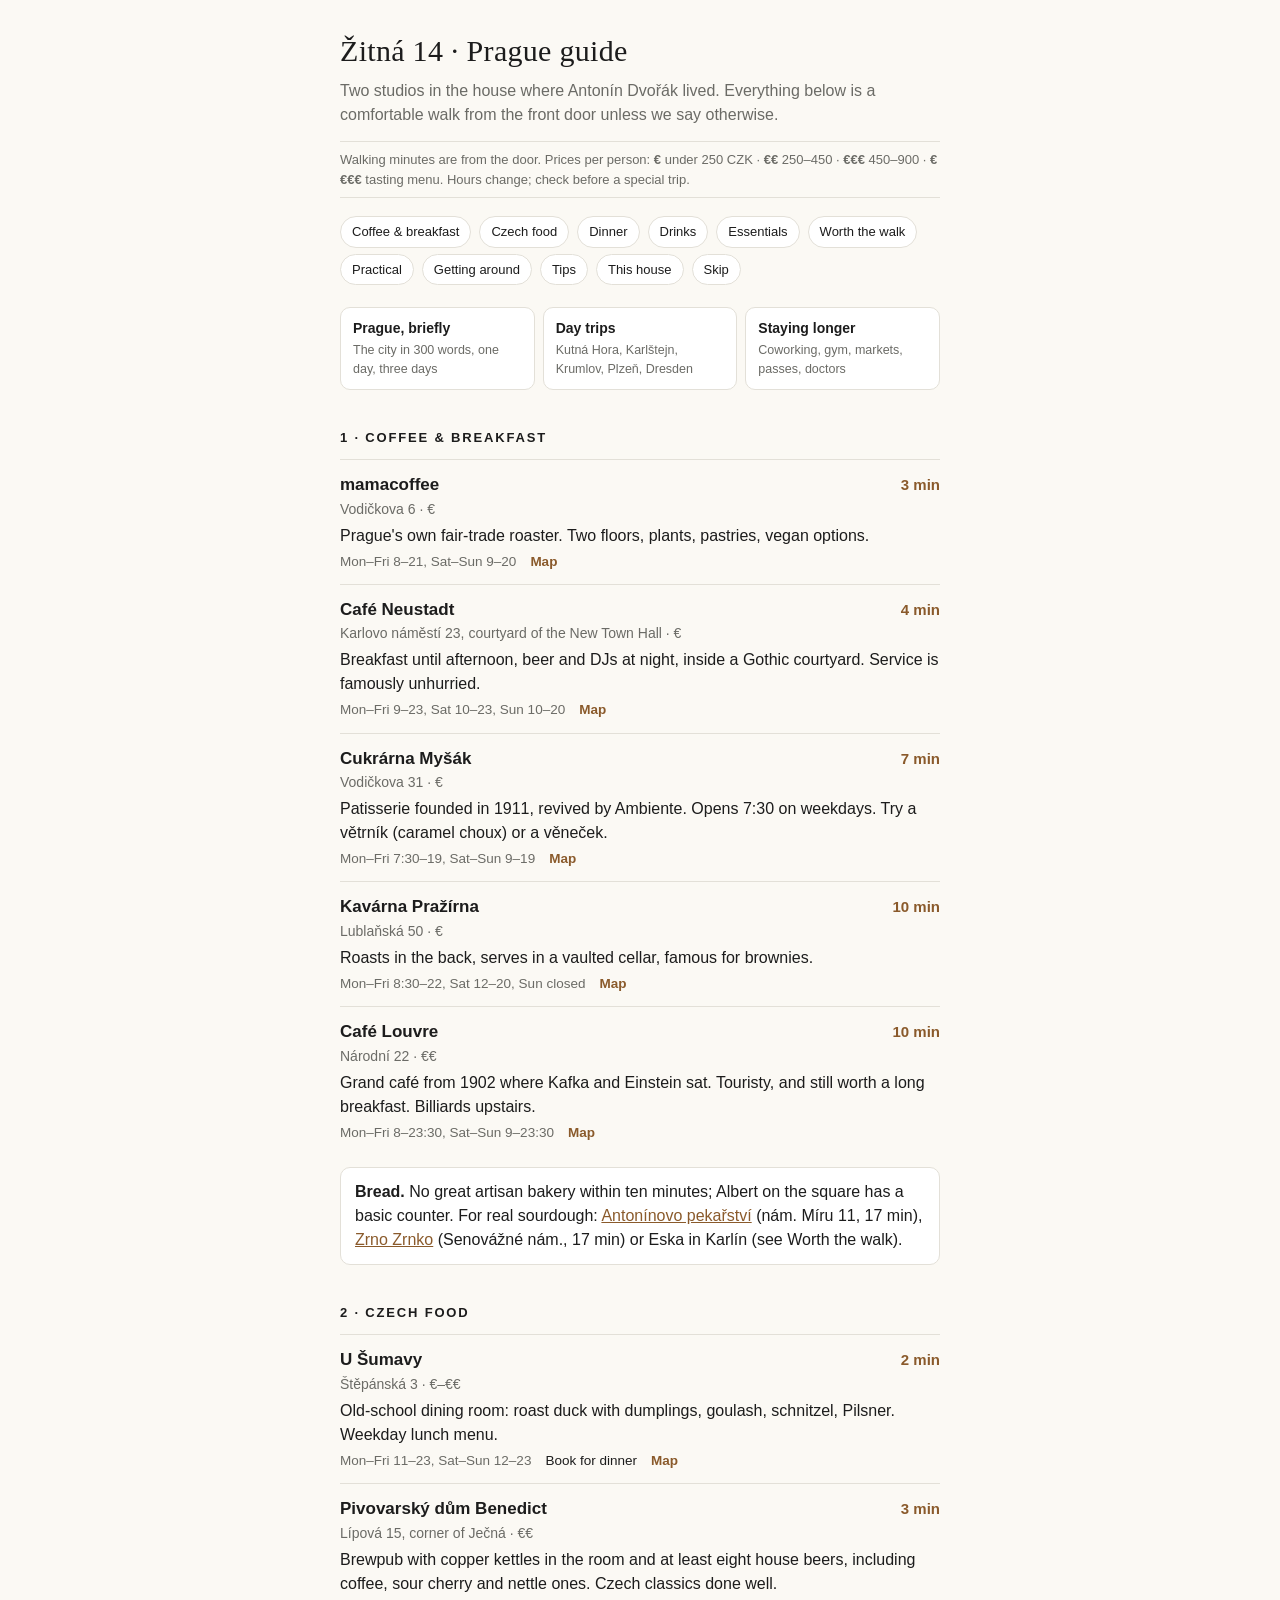
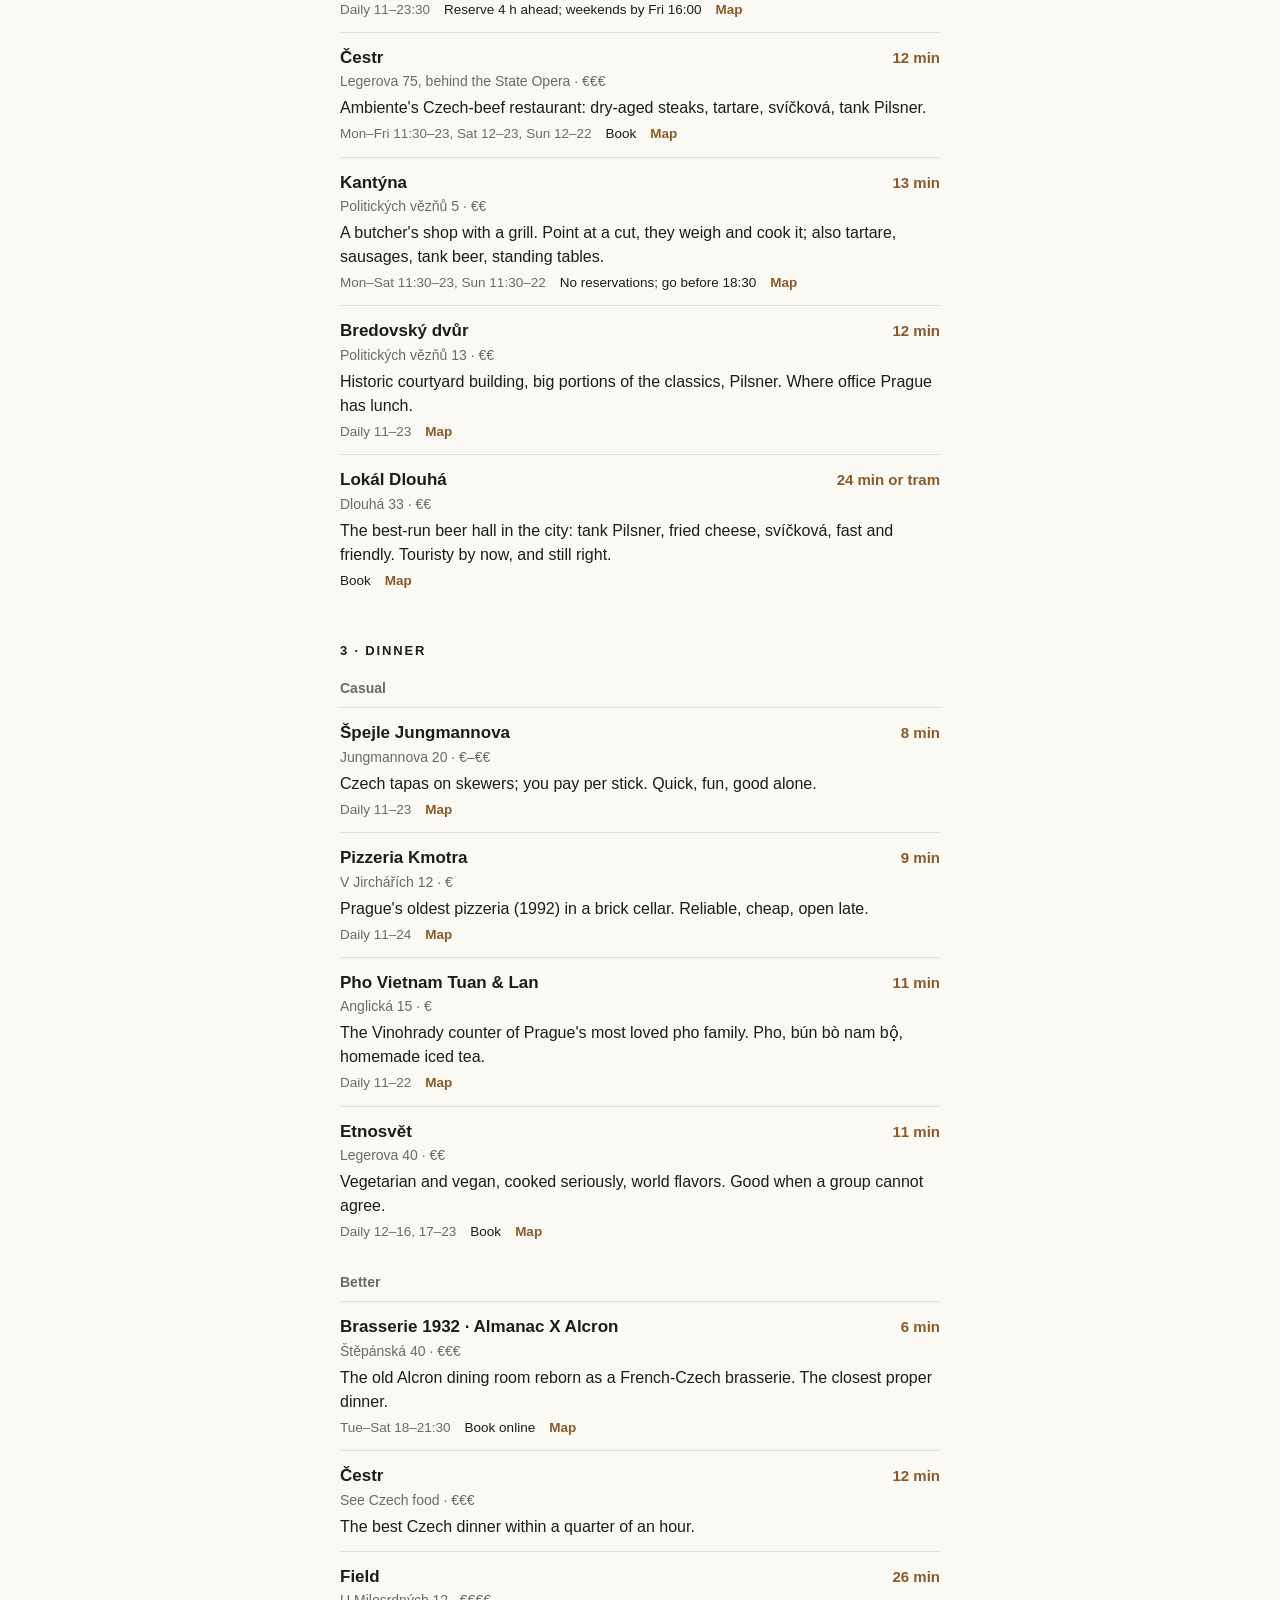
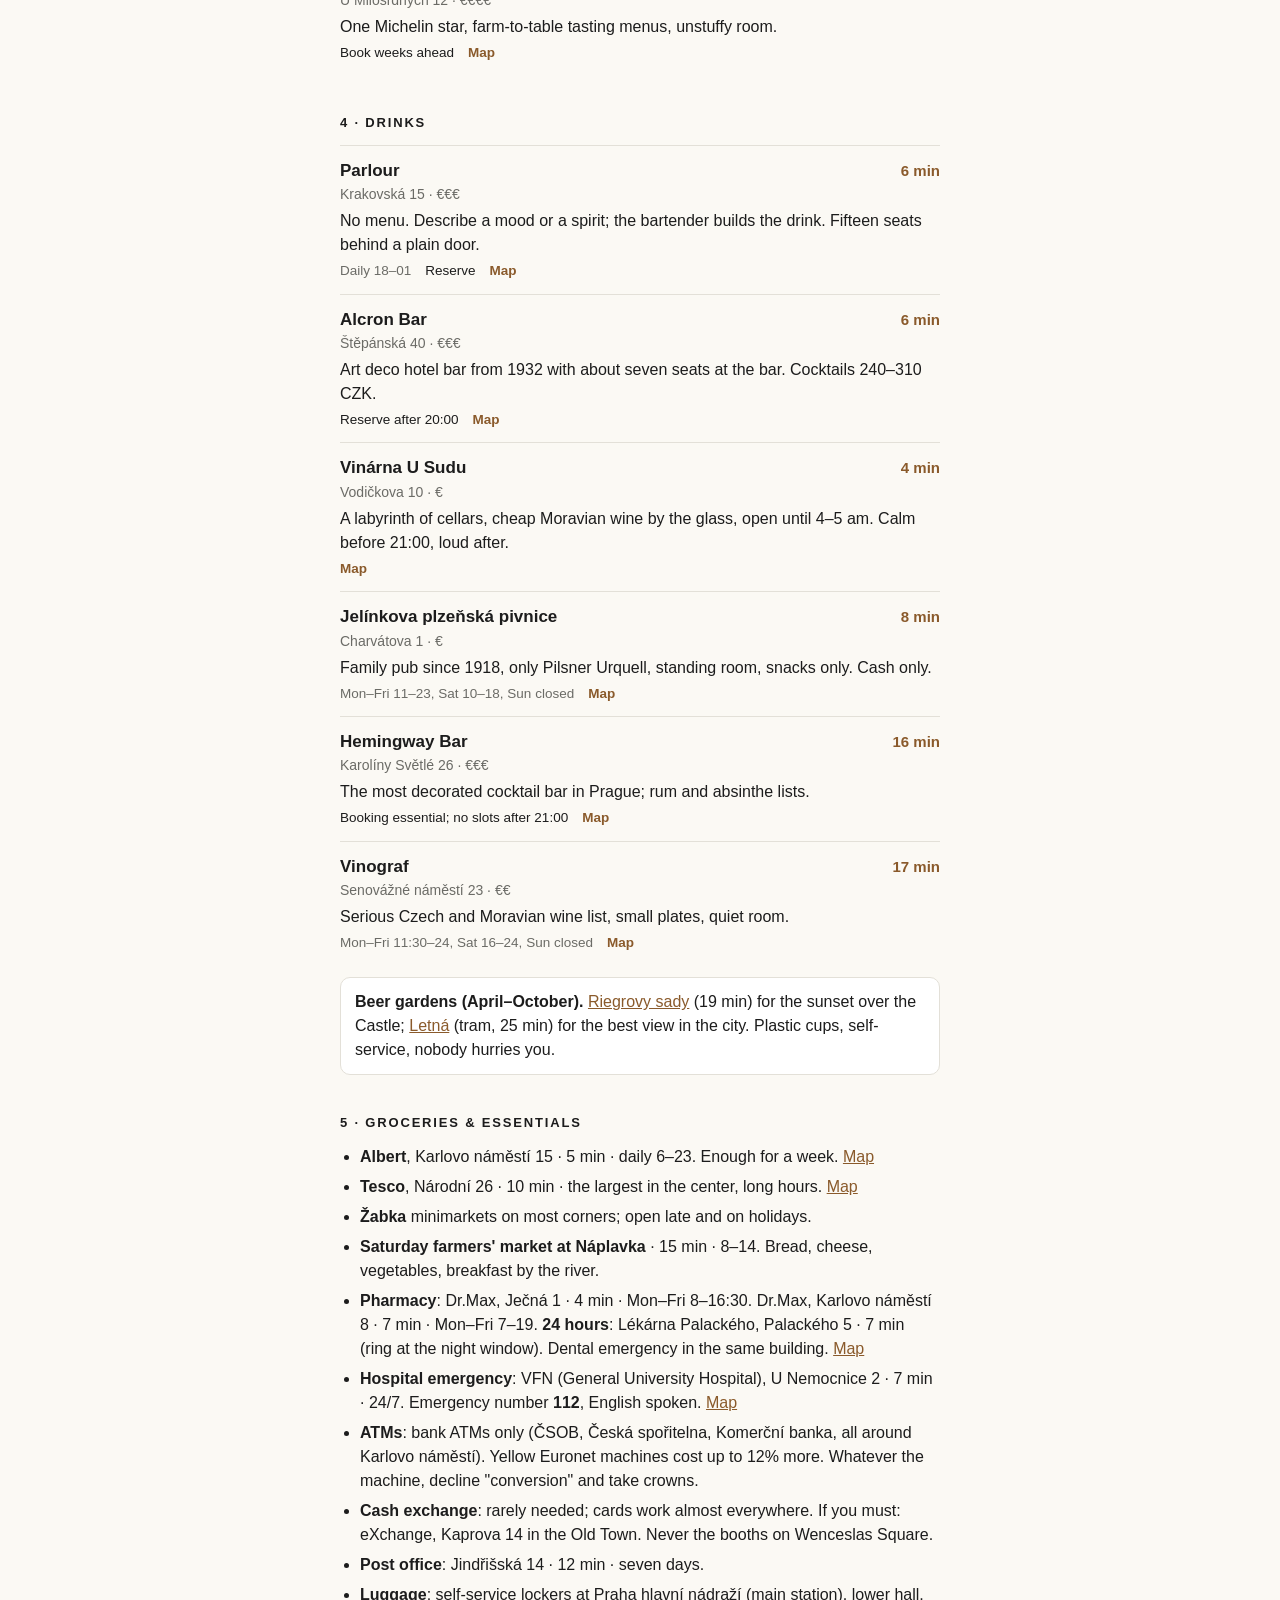
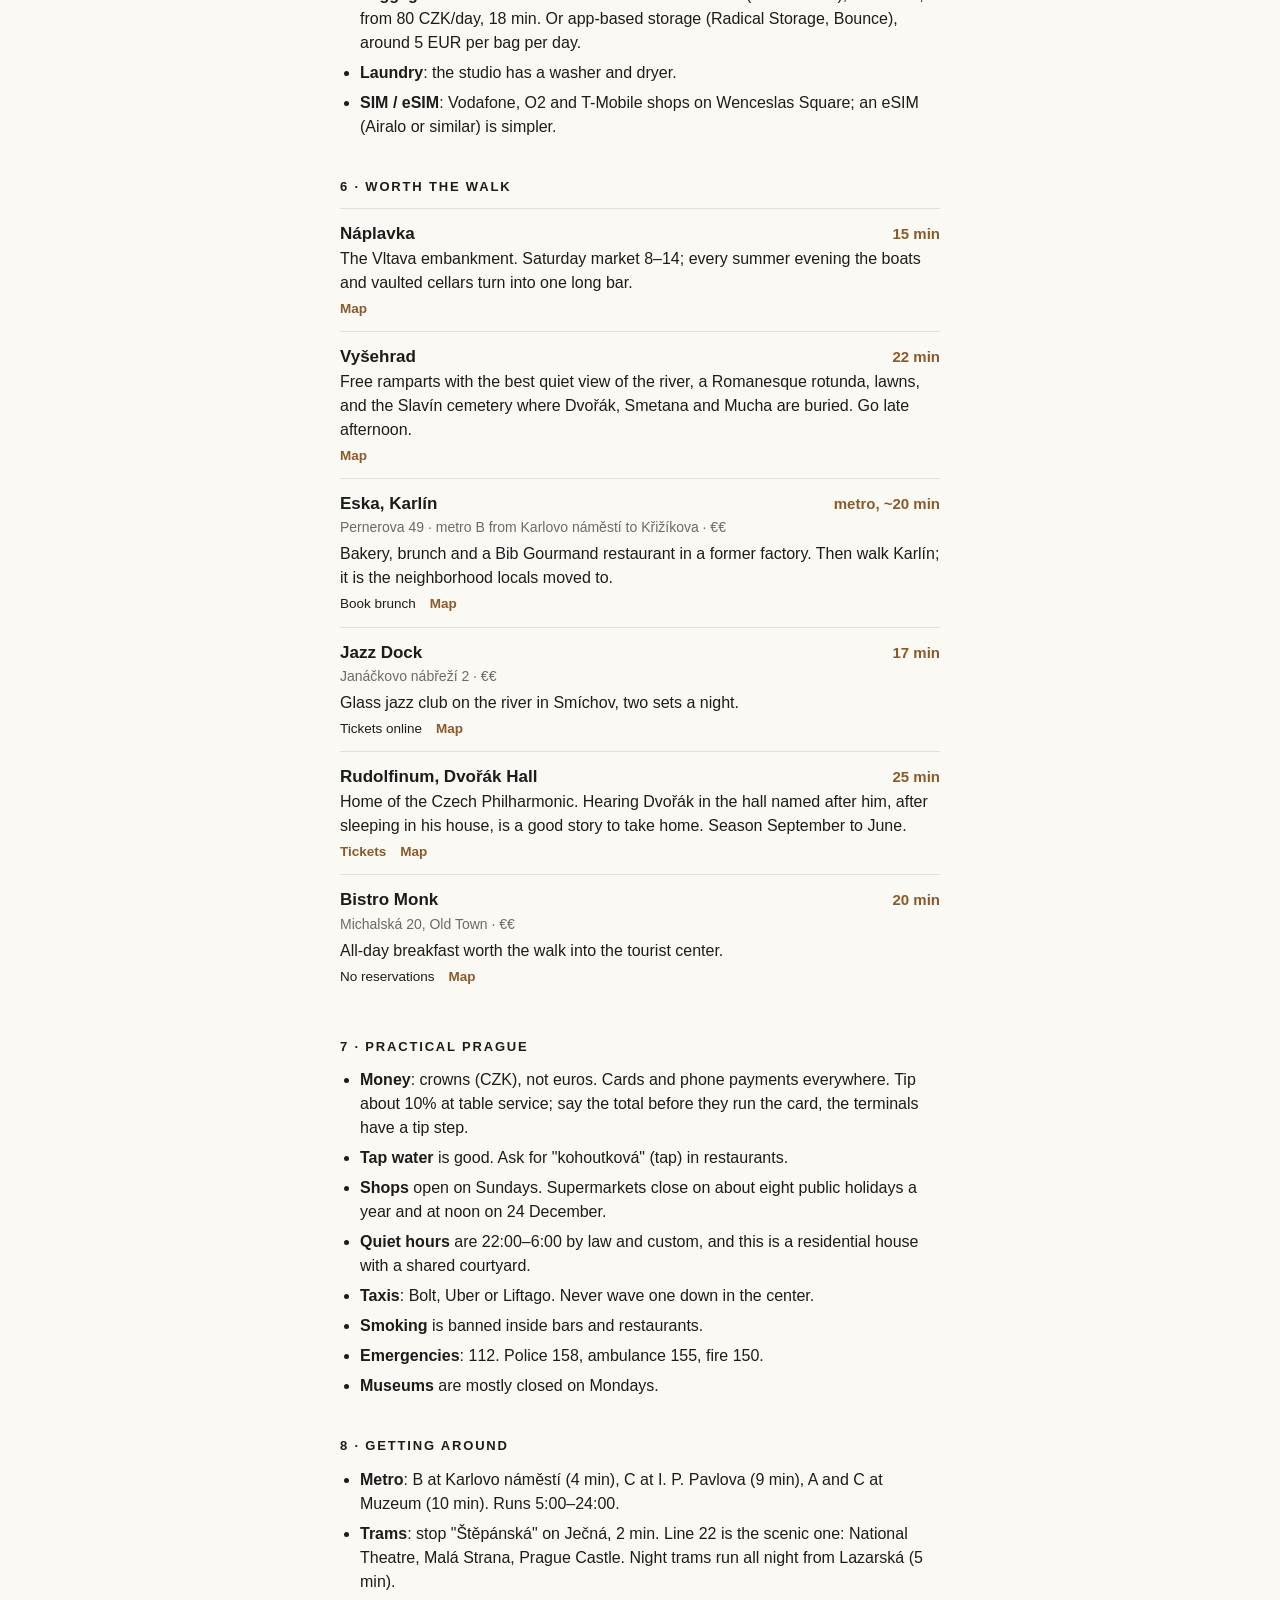
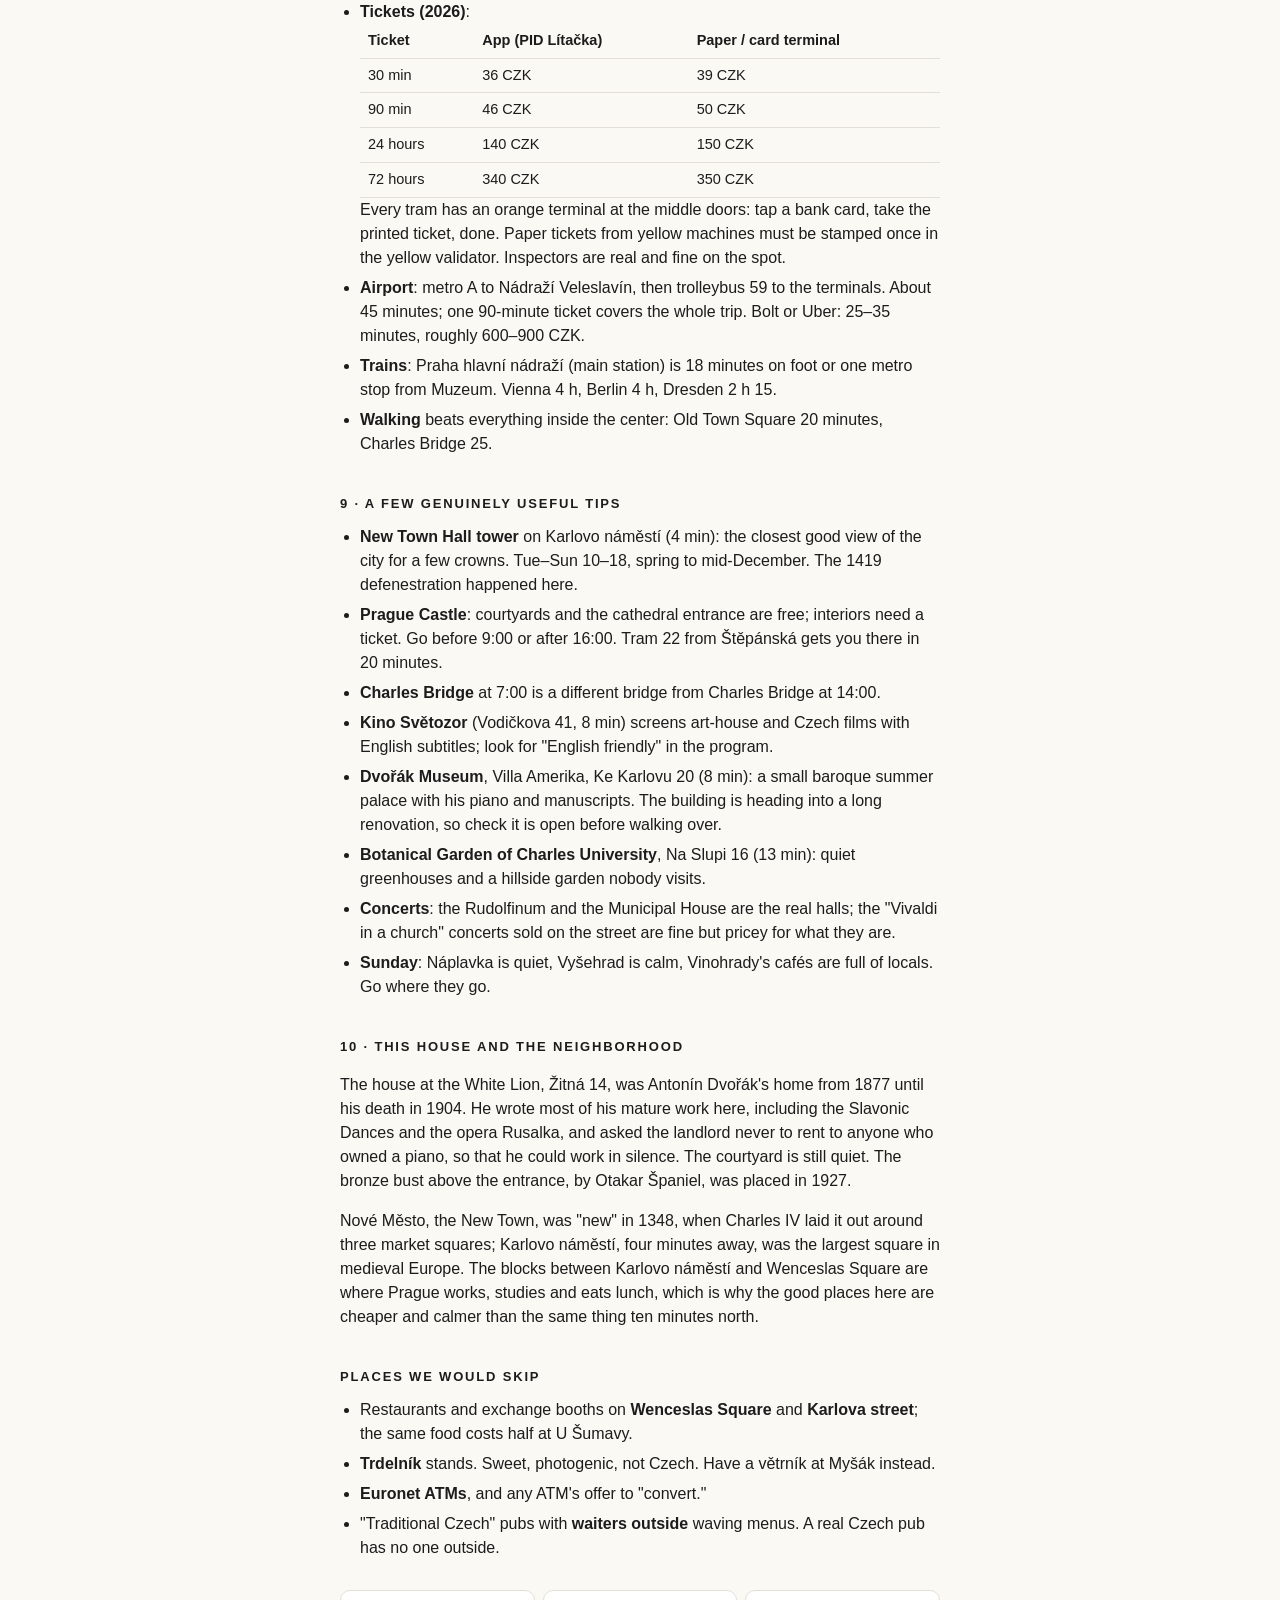
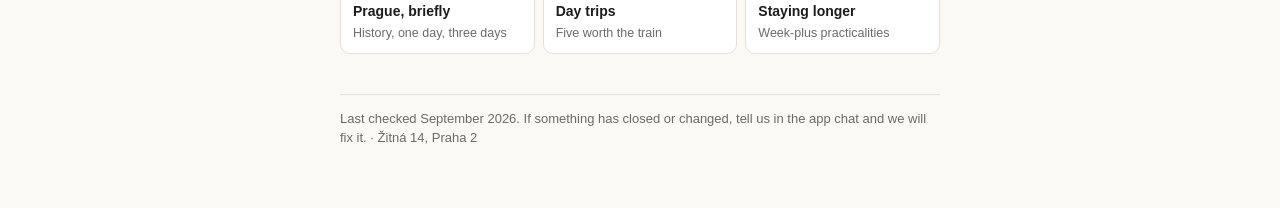
<file: index.html>
<!DOCTYPE html>
<html lang="en">
<head>
<meta charset="utf-8">
<meta name="viewport" content="width=device-width, initial-scale=1">
<title>Žitná 14 · Prague guide</title>
<meta name="description" content="Local guide for guests at Žitná 14, Prague: coffee, Czech food, dinner, drinks, essentials, transport, and a few honest tips.">
<meta name="robots" content="noindex">
<link rel="stylesheet" href="/style.css">
</head>
<body>
<main>
<header>
  <h1>Žitná 14 · Prague guide</h1>
  <p>Two studios in the house where Antonín Dvořák lived. Everything below is a comfortable walk from the front door unless we say otherwise.</p>
  <div class="key">Walking minutes are from the door. Prices per person: <b>€</b> under 250 CZK · <b>€€</b> 250–450 · <b>€€€</b> 450–900 · <b>€€€€</b> tasting menu. Hours change; check before a special trip.</div>
  <nav>
    <a href="#coffee">Coffee & breakfast</a><a href="#czech">Czech food</a><a href="#dinner">Dinner</a><a href="#drinks">Drinks</a><a href="#essentials">Essentials</a><a href="#walk">Worth the walk</a><a href="#practical">Practical</a><a href="#around">Getting around</a><a href="#tips">Tips</a><a href="#house">This house</a><a href="#skip">Skip</a>
  </nav>
  <div class="deeper">
    <a href="/prague/"><b>Prague, briefly</b><span>The city in 300 words, one day, three days</span></a>
    <a href="/trips/"><b>Day trips</b><span>Kutná Hora, Karlštejn, Krumlov, Plzeň, Dresden</span></a>
    <a href="/longer/"><b>Staying longer</b><span>Coworking, gym, markets, passes, doctors</span></a>
  </div>
</header>

<h2 id="coffee">1 · Coffee & breakfast</h2>
<div class="p"><div class="t"><span class="n">mamacoffee</span><span class="m">3 min</span></div><div class="a">Vodičkova 6 · €</div><p class="d">Prague's own fair-trade roaster. Two floors, plants, pastries, vegan options.</p><div class="f"><span>Mon–Fri 8–21, Sat–Sun 9–20</span><a href="https://www.google.com/maps/search/?api=1&query=mamacoffee+Vodičkova+6+Praha">Map</a></div></div>
<div class="p"><div class="t"><span class="n">Café Neustadt</span><span class="m">4 min</span></div><div class="a">Karlovo náměstí 23, courtyard of the New Town Hall · €</div><p class="d">Breakfast until afternoon, beer and DJs at night, inside a Gothic courtyard. Service is famously unhurried.</p><div class="f"><span>Mon–Fri 9–23, Sat 10–23, Sun 10–20</span><a href="https://www.google.com/maps/search/?api=1&query=Café+Neustadt+Karlovo+náměstí+23+Praha">Map</a></div></div>
<div class="p"><div class="t"><span class="n">Cukrárna Myšák</span><span class="m">7 min</span></div><div class="a">Vodičkova 31 · €</div><p class="d">Patisserie founded in 1911, revived by Ambiente. Opens 7:30 on weekdays. Try a větrník (caramel choux) or a věneček.</p><div class="f"><span>Mon–Fri 7:30–19, Sat–Sun 9–19</span><a href="https://www.google.com/maps/search/?api=1&query=Cukrárna+Myšák+Vodičkova+31+Praha">Map</a></div></div>
<div class="p"><div class="t"><span class="n">Kavárna Pražírna</span><span class="m">10 min</span></div><div class="a">Lublaňská 50 · €</div><p class="d">Roasts in the back, serves in a vaulted cellar, famous for brownies.</p><div class="f"><span>Mon–Fri 8:30–22, Sat 12–20, Sun closed</span><a href="https://www.google.com/maps/search/?api=1&query=Kavárna+Pražírna+Lublaňská+50+Praha">Map</a></div></div>
<div class="p"><div class="t"><span class="n">Café Louvre</span><span class="m">10 min</span></div><div class="a">Národní 22 · €€</div><p class="d">Grand café from 1902 where Kafka and Einstein sat. Touristy, and still worth a long breakfast. Billiards upstairs.</p><div class="f"><span>Mon–Fri 8–23:30, Sat–Sun 9–23:30</span><a href="https://www.google.com/maps/search/?api=1&query=Café+Louvre+Národní+22+Praha">Map</a></div></div>
<p class="note"><b>Bread.</b> No great artisan bakery within ten minutes; Albert on the square has a basic counter. For real sourdough: <a href="https://www.google.com/maps/search/?api=1&query=Antonínovo+pekařství+náměstí+Míru+11+Praha">Antonínovo pekařství</a> (nám. Míru 11, 17 min), <a href="https://www.google.com/maps/search/?api=1&query=Zrno+Zrnko+Senovážné+náměstí+Praha">Zrno Zrnko</a> (Senovážné nám., 17 min) or Eska in Karlín (see Worth the walk).</p>

<h2 id="czech">2 · Czech food</h2>
<div class="p"><div class="t"><span class="n">U Šumavy</span><span class="m">2 min</span></div><div class="a">Štěpánská 3 · €–€€</div><p class="d">Old-school dining room: roast duck with dumplings, goulash, schnitzel, Pilsner. Weekday lunch menu.</p><div class="f"><span>Mon–Fri 11–23, Sat–Sun 12–23</span><span class="r">Book for dinner</span><a href="https://www.google.com/maps/search/?api=1&query=Restaurace+U+Šumavy+Štěpánská+3+Praha">Map</a></div></div>
<div class="p"><div class="t"><span class="n">Pivovarský dům Benedict</span><span class="m">3 min</span></div><div class="a">Lípová 15, corner of Ječná · €€</div><p class="d">Brewpub with copper kettles in the room and at least eight house beers, including coffee, sour cherry and nettle ones. Czech classics done well.</p><div class="f"><span>Daily 11–23:30</span><span class="r">Reserve 4 h ahead; weekends by Fri 16:00</span><a href="https://www.google.com/maps/search/?api=1&query=Pivovarský+dům+Lípová+15+Praha">Map</a></div></div>
<div class="p"><div class="t"><span class="n">Čestr</span><span class="m">12 min</span></div><div class="a">Legerova 75, behind the State Opera · €€€</div><p class="d">Ambiente's Czech-beef restaurant: dry-aged steaks, tartare, svíčková, tank Pilsner.</p><div class="f"><span>Mon–Fri 11:30–23, Sat 12–23, Sun 12–22</span><span class="r">Book</span><a href="https://www.google.com/maps/search/?api=1&query=Čestr+Legerova+75+Praha">Map</a></div></div>
<div class="p"><div class="t"><span class="n">Kantýna</span><span class="m">13 min</span></div><div class="a">Politických vězňů 5 · €€</div><p class="d">A butcher's shop with a grill. Point at a cut, they weigh and cook it; also tartare, sausages, tank beer, standing tables.</p><div class="f"><span>Mon–Sat 11:30–23, Sun 11:30–22</span><span class="r">No reservations; go before 18:30</span><a href="https://www.google.com/maps/search/?api=1&query=Kantýna+Politických+vězňů+5+Praha">Map</a></div></div>
<div class="p"><div class="t"><span class="n">Bredovský dvůr</span><span class="m">12 min</span></div><div class="a">Politických vězňů 13 · €€</div><p class="d">Historic courtyard building, big portions of the classics, Pilsner. Where office Prague has lunch.</p><div class="f"><span>Daily 11–23</span><a href="https://www.google.com/maps/search/?api=1&query=Bredovský+dvůr+Politických+vězňů+13+Praha">Map</a></div></div>
<div class="p"><div class="t"><span class="n">Lokál Dlouhá</span><span class="m">24 min or tram</span></div><div class="a">Dlouhá 33 · €€</div><p class="d">The best-run beer hall in the city: tank Pilsner, fried cheese, svíčková, fast and friendly. Touristy by now, and still right.</p><div class="f"><span class="r">Book</span><a href="https://www.google.com/maps/search/?api=1&query=Lokál+Dlouhá+33+Praha">Map</a></div></div>

<h2 id="dinner">3 · Dinner</h2>
<h3>Casual</h3>
<div class="p"><div class="t"><span class="n">Špejle Jungmannova</span><span class="m">8 min</span></div><div class="a">Jungmannova 20 · €–€€</div><p class="d">Czech tapas on skewers; you pay per stick. Quick, fun, good alone.</p><div class="f"><span>Daily 11–23</span><a href="https://www.google.com/maps/search/?api=1&query=Špejle+Jungmannova+20+Praha">Map</a></div></div>
<div class="p"><div class="t"><span class="n">Pizzeria Kmotra</span><span class="m">9 min</span></div><div class="a">V Jirchářích 12 · €</div><p class="d">Prague's oldest pizzeria (1992) in a brick cellar. Reliable, cheap, open late.</p><div class="f"><span>Daily 11–24</span><a href="https://www.google.com/maps/search/?api=1&query=Pizzeria+Kmotra+V+Jirchářích+12+Praha">Map</a></div></div>
<div class="p"><div class="t"><span class="n">Pho Vietnam Tuan & Lan</span><span class="m">11 min</span></div><div class="a">Anglická 15 · €</div><p class="d">The Vinohrady counter of Prague's most loved pho family. Pho, bún bò nam bộ, homemade iced tea.</p><div class="f"><span>Daily 11–22</span><a href="https://www.google.com/maps/search/?api=1&query=Pho+Vietnam+Tuan+Lan+Anglická+15+Praha">Map</a></div></div>
<div class="p"><div class="t"><span class="n">Etnosvět</span><span class="m">11 min</span></div><div class="a">Legerova 40 · €€</div><p class="d">Vegetarian and vegan, cooked seriously, world flavors. Good when a group cannot agree.</p><div class="f"><span>Daily 12–16, 17–23</span><span class="r">Book</span><a href="https://www.google.com/maps/search/?api=1&query=Etnosvět+Legerova+40+Praha">Map</a></div></div>
<h3>Better</h3>
<div class="p"><div class="t"><span class="n">Brasserie 1932 · Almanac X Alcron</span><span class="m">6 min</span></div><div class="a">Štěpánská 40 · €€€</div><p class="d">The old Alcron dining room reborn as a French-Czech brasserie. The closest proper dinner.</p><div class="f"><span>Tue–Sat 18–21:30</span><span class="r">Book online</span><a href="https://www.google.com/maps/search/?api=1&query=Brasserie+1932+Alcron+Štěpánská+40+Praha">Map</a></div></div>
<div class="p"><div class="t"><span class="n">Čestr</span><span class="m">12 min</span></div><div class="a">See Czech food · €€€</div><p class="d">The best Czech dinner within a quarter of an hour.</p></div>
<div class="p"><div class="t"><span class="n">Field</span><span class="m">26 min</span></div><div class="a">U Milosrdných 12 · €€€€</div><p class="d">One Michelin star, farm-to-table tasting menus, unstuffy room.</p><div class="f"><span class="r">Book weeks ahead</span><a href="https://www.google.com/maps/search/?api=1&query=Field+Restaurant+U+Milosrdných+12+Praha">Map</a></div></div>

<h2 id="drinks">4 · Drinks</h2>
<div class="p"><div class="t"><span class="n">Parlour</span><span class="m">6 min</span></div><div class="a">Krakovská 15 · €€€</div><p class="d">No menu. Describe a mood or a spirit; the bartender builds the drink. Fifteen seats behind a plain door.</p><div class="f"><span>Daily 18–01</span><span class="r">Reserve</span><a href="https://www.google.com/maps/search/?api=1&query=Parlour+Krakovská+15+Praha">Map</a></div></div>
<div class="p"><div class="t"><span class="n">Alcron Bar</span><span class="m">6 min</span></div><div class="a">Štěpánská 40 · €€€</div><p class="d">Art deco hotel bar from 1932 with about seven seats at the bar. Cocktails 240–310 CZK.</p><div class="f"><span class="r">Reserve after 20:00</span><a href="https://www.google.com/maps/search/?api=1&query=Alcron+Bar+Štěpánská+40+Praha">Map</a></div></div>
<div class="p"><div class="t"><span class="n">Vinárna U Sudu</span><span class="m">4 min</span></div><div class="a">Vodičkova 10 · €</div><p class="d">A labyrinth of cellars, cheap Moravian wine by the glass, open until 4–5 am. Calm before 21:00, loud after.</p><div class="f"><a href="https://www.google.com/maps/search/?api=1&query=Vinárna+U+Sudu+Vodičkova+10+Praha">Map</a></div></div>
<div class="p"><div class="t"><span class="n">Jelínkova plzeňská pivnice</span><span class="m">8 min</span></div><div class="a">Charvátova 1 · €</div><p class="d">Family pub since 1918, only Pilsner Urquell, standing room, snacks only. Cash only.</p><div class="f"><span>Mon–Fri 11–23, Sat 10–18, Sun closed</span><a href="https://www.google.com/maps/search/?api=1&query=Jelínkova+plzeňská+pivnice+Charvátova+1+Praha">Map</a></div></div>
<div class="p"><div class="t"><span class="n">Hemingway Bar</span><span class="m">16 min</span></div><div class="a">Karolíny Světlé 26 · €€€</div><p class="d">The most decorated cocktail bar in Prague; rum and absinthe lists.</p><div class="f"><span class="r">Booking essential; no slots after 21:00</span><a href="https://www.google.com/maps/search/?api=1&query=Hemingway+Bar+Karolíny+Světlé+26+Praha">Map</a></div></div>
<div class="p"><div class="t"><span class="n">Vinograf</span><span class="m">17 min</span></div><div class="a">Senovážné náměstí 23 · €€</div><p class="d">Serious Czech and Moravian wine list, small plates, quiet room.</p><div class="f"><span>Mon–Fri 11:30–24, Sat 16–24, Sun closed</span><a href="https://www.google.com/maps/search/?api=1&query=Vinograf+Senovážné+náměstí+23+Praha">Map</a></div></div>
<p class="note"><b>Beer gardens (April–October).</b> <a href="https://www.google.com/maps/search/?api=1&query=Riegrovy+sady+beer+garden+Praha">Riegrovy sady</a> (19 min) for the sunset over the Castle; <a href="https://www.google.com/maps/search/?api=1&query=Letná+beer+garden+Praha">Letná</a> (tram, 25 min) for the best view in the city. Plastic cups, self-service, nobody hurries you.</p>

<h2 id="essentials">5 · Groceries & essentials</h2>
<ul>
  <li><b>Albert</b>, Karlovo náměstí 15 · 5 min · daily 6–23. Enough for a week. <a href="https://www.google.com/maps/search/?api=1&query=Albert+Karlovo+náměstí+15+Praha">Map</a></li>
  <li><b>Tesco</b>, Národní 26 · 10 min · the largest in the center, long hours. <a href="https://www.google.com/maps/search/?api=1&query=Tesco+Národní+26+Praha">Map</a></li>
  <li><b>Žabka</b> minimarkets on most corners; open late and on holidays.</li>
  <li><b>Saturday farmers' market at Náplavka</b> · 15 min · 8–14. Bread, cheese, vegetables, breakfast by the river.</li>
  <li><b>Pharmacy</b>: Dr.Max, Ječná 1 · 4 min · Mon–Fri 8–16:30. Dr.Max, Karlovo náměstí 8 · 7 min · Mon–Fri 7–19. <b>24 hours</b>: Lékárna Palackého, Palackého 5 · 7 min (ring at the night window). Dental emergency in the same building. <a href="https://www.google.com/maps/search/?api=1&query=Lékárna+Palackého+5+Praha">Map</a></li>
  <li><b>Hospital emergency</b>: VFN (General University Hospital), U Nemocnice 2 · 7 min · 24/7. Emergency number <b>112</b>, English spoken. <a href="https://www.google.com/maps/search/?api=1&query=VFN+urgentní+příjem+U+Nemocnice+2+Praha">Map</a></li>
  <li><b>ATMs</b>: bank ATMs only (ČSOB, Česká spořitelna, Komerční banka, all around Karlovo náměstí). Yellow Euronet machines cost up to 12% more. Whatever the machine, decline "conversion" and take crowns.</li>
  <li><b>Cash exchange</b>: rarely needed; cards work almost everywhere. If you must: eXchange, Kaprova 14 in the Old Town. Never the booths on Wenceslas Square.</li>
  <li><b>Post office</b>: Jindřišská 14 · 12 min · seven days.</li>
  <li><b>Luggage</b>: self-service lockers at Praha hlavní nádraží (main station), lower hall, from 80 CZK/day, 18 min. Or app-based storage (Radical Storage, Bounce), around 5 EUR per bag per day.</li>
  <li><b>Laundry</b>: the studio has a washer and dryer.</li>
  <li><b>SIM / eSIM</b>: Vodafone, O2 and T-Mobile shops on Wenceslas Square; an eSIM (Airalo or similar) is simpler.</li>
</ul>

<h2 id="walk">6 · Worth the walk</h2>
<div class="p"><div class="t"><span class="n">Náplavka</span><span class="m">15 min</span></div><p class="d">The Vltava embankment. Saturday market 8–14; every summer evening the boats and vaulted cellars turn into one long bar.</p><div class="f"><a href="https://www.google.com/maps/search/?api=1&query=Náplavka+Rašínovo+nábřeží+Praha">Map</a></div></div>
<div class="p"><div class="t"><span class="n">Vyšehrad</span><span class="m">22 min</span></div><p class="d">Free ramparts with the best quiet view of the river, a Romanesque rotunda, lawns, and the Slavín cemetery where Dvořák, Smetana and Mucha are buried. Go late afternoon.</p><div class="f"><a href="https://www.google.com/maps/search/?api=1&query=Vyšehrad+Praha">Map</a></div></div>
<div class="p"><div class="t"><span class="n">Eska, Karlín</span><span class="m">metro, ~20 min</span></div><div class="a">Pernerova 49 · metro B from Karlovo náměstí to Křižíkova · €€</div><p class="d">Bakery, brunch and a Bib Gourmand restaurant in a former factory. Then walk Karlín; it is the neighborhood locals moved to.</p><div class="f"><span class="r">Book brunch</span><a href="https://www.google.com/maps/search/?api=1&query=Eska+Pernerova+49+Praha">Map</a></div></div>
<div class="p"><div class="t"><span class="n">Jazz Dock</span><span class="m">17 min</span></div><div class="a">Janáčkovo nábřeží 2 · €€</div><p class="d">Glass jazz club on the river in Smíchov, two sets a night.</p><div class="f"><span class="r">Tickets online</span><a href="https://www.google.com/maps/search/?api=1&query=Jazz+Dock+Janáčkovo+nábřeží+2+Praha">Map</a></div></div>
<div class="p"><div class="t"><span class="n">Rudolfinum, Dvořák Hall</span><span class="m">25 min</span></div><p class="d">Home of the Czech Philharmonic. Hearing Dvořák in the hall named after him, after sleeping in his house, is a good story to take home. Season September to June.</p><div class="f"><a href="https://www.ceskafilharmonie.cz/en/">Tickets</a><a href="https://www.google.com/maps/search/?api=1&query=Rudolfinum+Praha">Map</a></div></div>
<div class="p"><div class="t"><span class="n">Bistro Monk</span><span class="m">20 min</span></div><div class="a">Michalská 20, Old Town · €€</div><p class="d">All-day breakfast worth the walk into the tourist center.</p><div class="f"><span class="r">No reservations</span><a href="https://www.google.com/maps/search/?api=1&query=Bistro+Monk+Michalská+20+Praha">Map</a></div></div>

<h2 id="practical">7 · Practical Prague</h2>
<ul>
  <li><b>Money</b>: crowns (CZK), not euros. Cards and phone payments everywhere. Tip about 10% at table service; say the total before they run the card, the terminals have a tip step.</li>
  <li><b>Tap water</b> is good. Ask for "kohoutková" (tap) in restaurants.</li>
  <li><b>Shops</b> open on Sundays. Supermarkets close on about eight public holidays a year and at noon on 24 December.</li>
  <li><b>Quiet hours</b> are 22:00–6:00 by law and custom, and this is a residential house with a shared courtyard.</li>
  <li><b>Taxis</b>: Bolt, Uber or Liftago. Never wave one down in the center.</li>
  <li><b>Smoking</b> is banned inside bars and restaurants.</li>
  <li><b>Emergencies</b>: 112. Police 158, ambulance 155, fire 150.</li>
  <li><b>Museums</b> are mostly closed on Mondays.</li>
</ul>

<h2 id="around">8 · Getting around</h2>
<ul>
  <li><b>Metro</b>: B at Karlovo náměstí (4 min), C at I. P. Pavlova (9 min), A and C at Muzeum (10 min). Runs 5:00–24:00.</li>
  <li><b>Trams</b>: stop "Štěpánská" on Ječná, 2 min. Line 22 is the scenic one: National Theatre, Malá Strana, Prague Castle. Night trams run all night from Lazarská (5 min).</li>
  <li><b>Tickets (2026)</b>:
    <table><tr><th>Ticket</th><th>App (PID Lítačka)</th><th>Paper / card terminal</th></tr>
    <tr><td>30 min</td><td>36 CZK</td><td>39 CZK</td></tr><tr><td>90 min</td><td>46 CZK</td><td>50 CZK</td></tr><tr><td>24 hours</td><td>140 CZK</td><td>150 CZK</td></tr><tr><td>72 hours</td><td>340 CZK</td><td>350 CZK</td></tr></table>
    Every tram has an orange terminal at the middle doors: tap a bank card, take the printed ticket, done. Paper tickets from yellow machines must be stamped once in the yellow validator. Inspectors are real and fine on the spot.</li>
  <li><b>Airport</b>: metro A to Nádraží Veleslavín, then trolleybus 59 to the terminals. About 45 minutes; one 90-minute ticket covers the whole trip. Bolt or Uber: 25–35 minutes, roughly 600–900 CZK.</li>
  <li><b>Trains</b>: Praha hlavní nádraží (main station) is 18 minutes on foot or one metro stop from Muzeum. Vienna 4 h, Berlin 4 h, Dresden 2 h 15.</li>
  <li><b>Walking</b> beats everything inside the center: Old Town Square 20 minutes, Charles Bridge 25.</li>
</ul>

<h2 id="tips">9 · A few genuinely useful tips</h2>
<ul>
  <li><b>New Town Hall tower</b> on Karlovo náměstí (4 min): the closest good view of the city for a few crowns. Tue–Sun 10–18, spring to mid-December. The 1419 defenestration happened here.</li>
  <li><b>Prague Castle</b>: courtyards and the cathedral entrance are free; interiors need a ticket. Go before 9:00 or after 16:00. Tram 22 from Štěpánská gets you there in 20 minutes.</li>
  <li><b>Charles Bridge</b> at 7:00 is a different bridge from Charles Bridge at 14:00.</li>
  <li><b>Kino Světozor</b> (Vodičkova 41, 8 min) screens art-house and Czech films with English subtitles; look for "English friendly" in the program.</li>
  <li><b>Dvořák Museum</b>, Villa Amerika, Ke Karlovu 20 (8 min): a small baroque summer palace with his piano and manuscripts. The building is heading into a long renovation, so check it is open before walking over.</li>
  <li><b>Botanical Garden of Charles University</b>, Na Slupi 16 (13 min): quiet greenhouses and a hillside garden nobody visits.</li>
  <li><b>Concerts</b>: the Rudolfinum and the Municipal House are the real halls; the "Vivaldi in a church" concerts sold on the street are fine but pricey for what they are.</li>
  <li><b>Sunday</b>: Náplavka is quiet, Vyšehrad is calm, Vinohrady's cafés are full of locals. Go where they go.</li>
</ul>

<h2 id="house">10 · This house and the neighborhood</h2>
<p>The house at the White Lion, Žitná 14, was Antonín Dvořák's home from 1877 until his death in 1904. He wrote most of his mature work here, including the Slavonic Dances and the opera Rusalka, and asked the landlord never to rent to anyone who owned a piano, so that he could work in silence. The courtyard is still quiet. The bronze bust above the entrance, by Otakar Španiel, was placed in 1927.</p>
<p>Nové Město, the New Town, was "new" in 1348, when Charles IV laid it out around three market squares; Karlovo náměstí, four minutes away, was the largest square in medieval Europe. The blocks between Karlovo náměstí and Wenceslas Square are where Prague works, studies and eats lunch, which is why the good places here are cheaper and calmer than the same thing ten minutes north.</p>

<h2 id="skip">Places we would skip</h2>
<ul>
  <li>Restaurants and exchange booths on <b>Wenceslas Square</b> and <b>Karlova street</b>; the same food costs half at U Šumavy.</li>
  <li><b>Trdelník</b> stands. Sweet, photogenic, not Czech. Have a větrník at Myšák instead.</li>
  <li><b>Euronet ATMs</b>, and any ATM's offer to "convert."</li>
  <li>"Traditional Czech" pubs with <b>waiters outside</b> waving menus. A real Czech pub has no one outside.</li>
</ul>

<div class="deeper" style="margin-top:30px"><a href="/prague/"><b>Prague, briefly</b><span>History, one day, three days</span></a><a href="/trips/"><b>Day trips</b><span>Five worth the train</span></a><a href="/longer/"><b>Staying longer</b><span>Week-plus practicalities</span></a></div>
<footer>Last checked September 2026. If something has closed or changed, tell us in the app chat and we will fix it. · Žitná 14, Praha 2</footer>
</main>
</body>
</html>
</file>
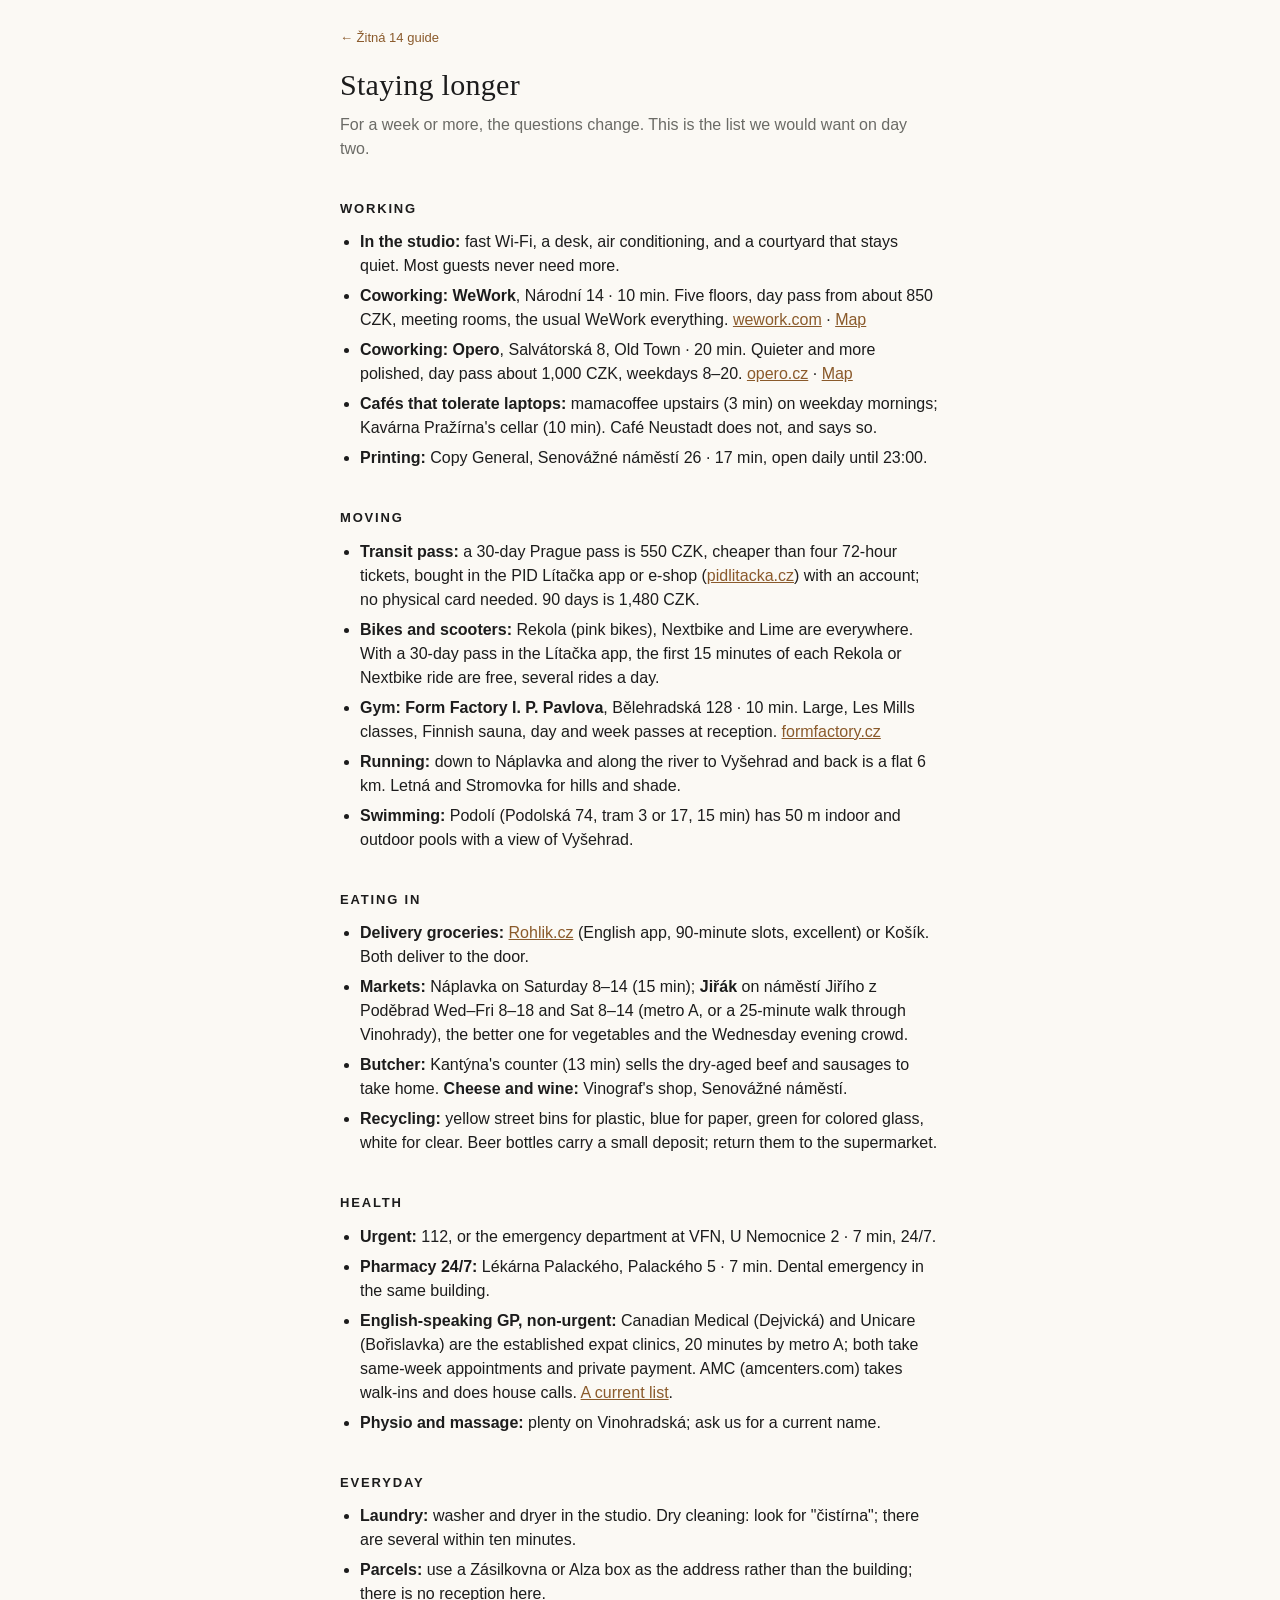
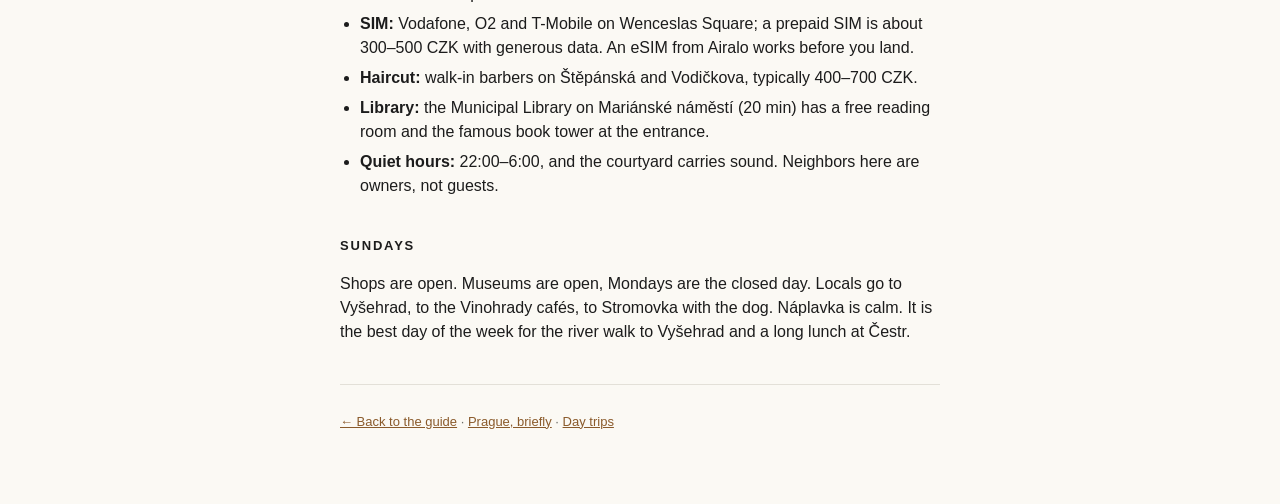
<file: longer/index.html>
<!DOCTYPE html>
<html lang="en">
<head>
<meta charset="utf-8">
<meta name="viewport" content="width=device-width, initial-scale=1">
<title>Staying longer · Žitná 14</title>
<meta name="description" content="Practical Prague for a week or more at Žitná 14: coworking, gym, markets, transit pass, doctors, deliveries.">
<meta name="robots" content="noindex">
<link rel="stylesheet" href="/style.css">
</head>
<body>
<main>
<header>
  <p class="crumb"><a href="/">← Žitná 14 guide</a></p>
  <h1>Staying longer</h1>
  <p>For a week or more, the questions change. This is the list we would want on day two.</p>
</header>

<h2>Working</h2>
<ul>
  <li><b>In the studio:</b> fast Wi-Fi, a desk, air conditioning, and a courtyard that stays quiet. Most guests never need more.</li>
  <li><b>Coworking: WeWork</b>, Národní 14 · 10 min. Five floors, day pass from about 850 CZK, meeting rooms, the usual WeWork everything. <a href="https://www.wework.com/buildings/drn--prague">wework.com</a> · <a href="https://www.google.com/maps/search/?api=1&query=WeWork+Národní+14+Praha">Map</a></li>
  <li><b>Coworking: Opero</b>, Salvátorská 8, Old Town · 20 min. Quieter and more polished, day pass about 1,000 CZK, weekdays 8–20. <a href="https://www.opero.cz/en">opero.cz</a> · <a href="https://www.google.com/maps/search/?api=1&query=Opero+Salvátorská+8+Praha">Map</a></li>
  <li><b>Cafés that tolerate laptops:</b> mamacoffee upstairs (3 min) on weekday mornings; Kavárna Pražírna's cellar (10 min). Café Neustadt does not, and says so.</li>
  <li><b>Printing:</b> Copy General, Senovážné náměstí 26 · 17 min, open daily until 23:00.</li>
</ul>

<h2>Moving</h2>
<ul>
  <li><b>Transit pass:</b> a 30-day Prague pass is 550 CZK, cheaper than four 72-hour tickets, bought in the PID Lítačka app or e-shop (<a href="https://pidlitacka.cz/en">pidlitacka.cz</a>) with an account; no physical card needed. 90 days is 1,480 CZK.</li>
  <li><b>Bikes and scooters:</b> Rekola (pink bikes), Nextbike and Lime are everywhere. With a 30-day pass in the Lítačka app, the first 15 minutes of each Rekola or Nextbike ride are free, several rides a day.</li>
  <li><b>Gym: Form Factory I. P. Pavlova</b>, Bělehradská 128 · 10 min. Large, Les Mills classes, Finnish sauna, day and week passes at reception. <a href="https://www.formfactory.cz/en/club/fitness-i-p-pavlova/">formfactory.cz</a></li>
  <li><b>Running:</b> down to Náplavka and along the river to Vyšehrad and back is a flat 6 km. Letná and Stromovka for hills and shade.</li>
  <li><b>Swimming:</b> Podolí (Podolská 74, tram 3 or 17, 15 min) has 50 m indoor and outdoor pools with a view of Vyšehrad.</li>
</ul>

<h2>Eating in</h2>
<ul>
  <li><b>Delivery groceries:</b> <a href="https://www.rohlik.cz">Rohlik.cz</a> (English app, 90-minute slots, excellent) or Košík. Both deliver to the door.</li>
  <li><b>Markets:</b> Náplavka on Saturday 8–14 (15 min); <b>Jiřák</b> on náměstí Jiřího z Poděbrad Wed–Fri 8–18 and Sat 8–14 (metro A, or a 25-minute walk through Vinohrady), the better one for vegetables and the Wednesday evening crowd.</li>
  <li><b>Butcher:</b> Kantýna's counter (13 min) sells the dry-aged beef and sausages to take home. <b>Cheese and wine:</b> Vinograf's shop, Senovážné náměstí.</li>
  <li><b>Recycling:</b> yellow street bins for plastic, blue for paper, green for colored glass, white for clear. Beer bottles carry a small deposit; return them to the supermarket.</li>
</ul>

<h2>Health</h2>
<ul>
  <li><b>Urgent:</b> 112, or the emergency department at VFN, U Nemocnice 2 · 7 min, 24/7.</li>
  <li><b>Pharmacy 24/7:</b> Lékárna Palackého, Palackého 5 · 7 min. Dental emergency in the same building.</li>
  <li><b>English-speaking GP, non-urgent:</b> Canadian Medical (Dejvická) and Unicare (Bořislavka) are the established expat clinics, 20 minutes by metro A; both take same-week appointments and private payment. AMC (amcenters.com) takes walk-ins and does house calls. <a href="https://praguedoctors.com/top-10-english-speaking-general-practitioners-in-prague/">A current list</a>.</li>
  <li><b>Physio and massage:</b> plenty on Vinohradská; ask us for a current name.</li>
</ul>

<h2>Everyday</h2>
<ul>
  <li><b>Laundry:</b> washer and dryer in the studio. Dry cleaning: look for "čistírna"; there are several within ten minutes.</li>
  <li><b>Parcels:</b> use a Zásilkovna or Alza box as the address rather than the building; there is no reception here.</li>
  <li><b>SIM:</b> Vodafone, O2 and T-Mobile on Wenceslas Square; a prepaid SIM is about 300–500 CZK with generous data. An eSIM from Airalo works before you land.</li>
  <li><b>Haircut:</b> walk-in barbers on Štěpánská and Vodičkova, typically 400–700 CZK.</li>
  <li><b>Library:</b> the Municipal Library on Mariánské náměstí (20 min) has a free reading room and the famous book tower at the entrance.</li>
  <li><b>Quiet hours:</b> 22:00–6:00, and the courtyard carries sound. Neighbors here are owners, not guests.</li>
</ul>

<h2>Sundays</h2>
<p>Shops are open. Museums are open, Mondays are the closed day. Locals go to Vyšehrad, to the Vinohrady cafés, to Stromovka with the dog. Náplavka is calm. It is the best day of the week for the river walk to Vyšehrad and a long lunch at Čestr.</p>

<footer>
  <p><a href="/">← Back to the guide</a> · <a href="/prague/">Prague, briefly</a> · <a href="/trips/">Day trips</a></p>
</footer>
</main>
</body>
</html>
</file>
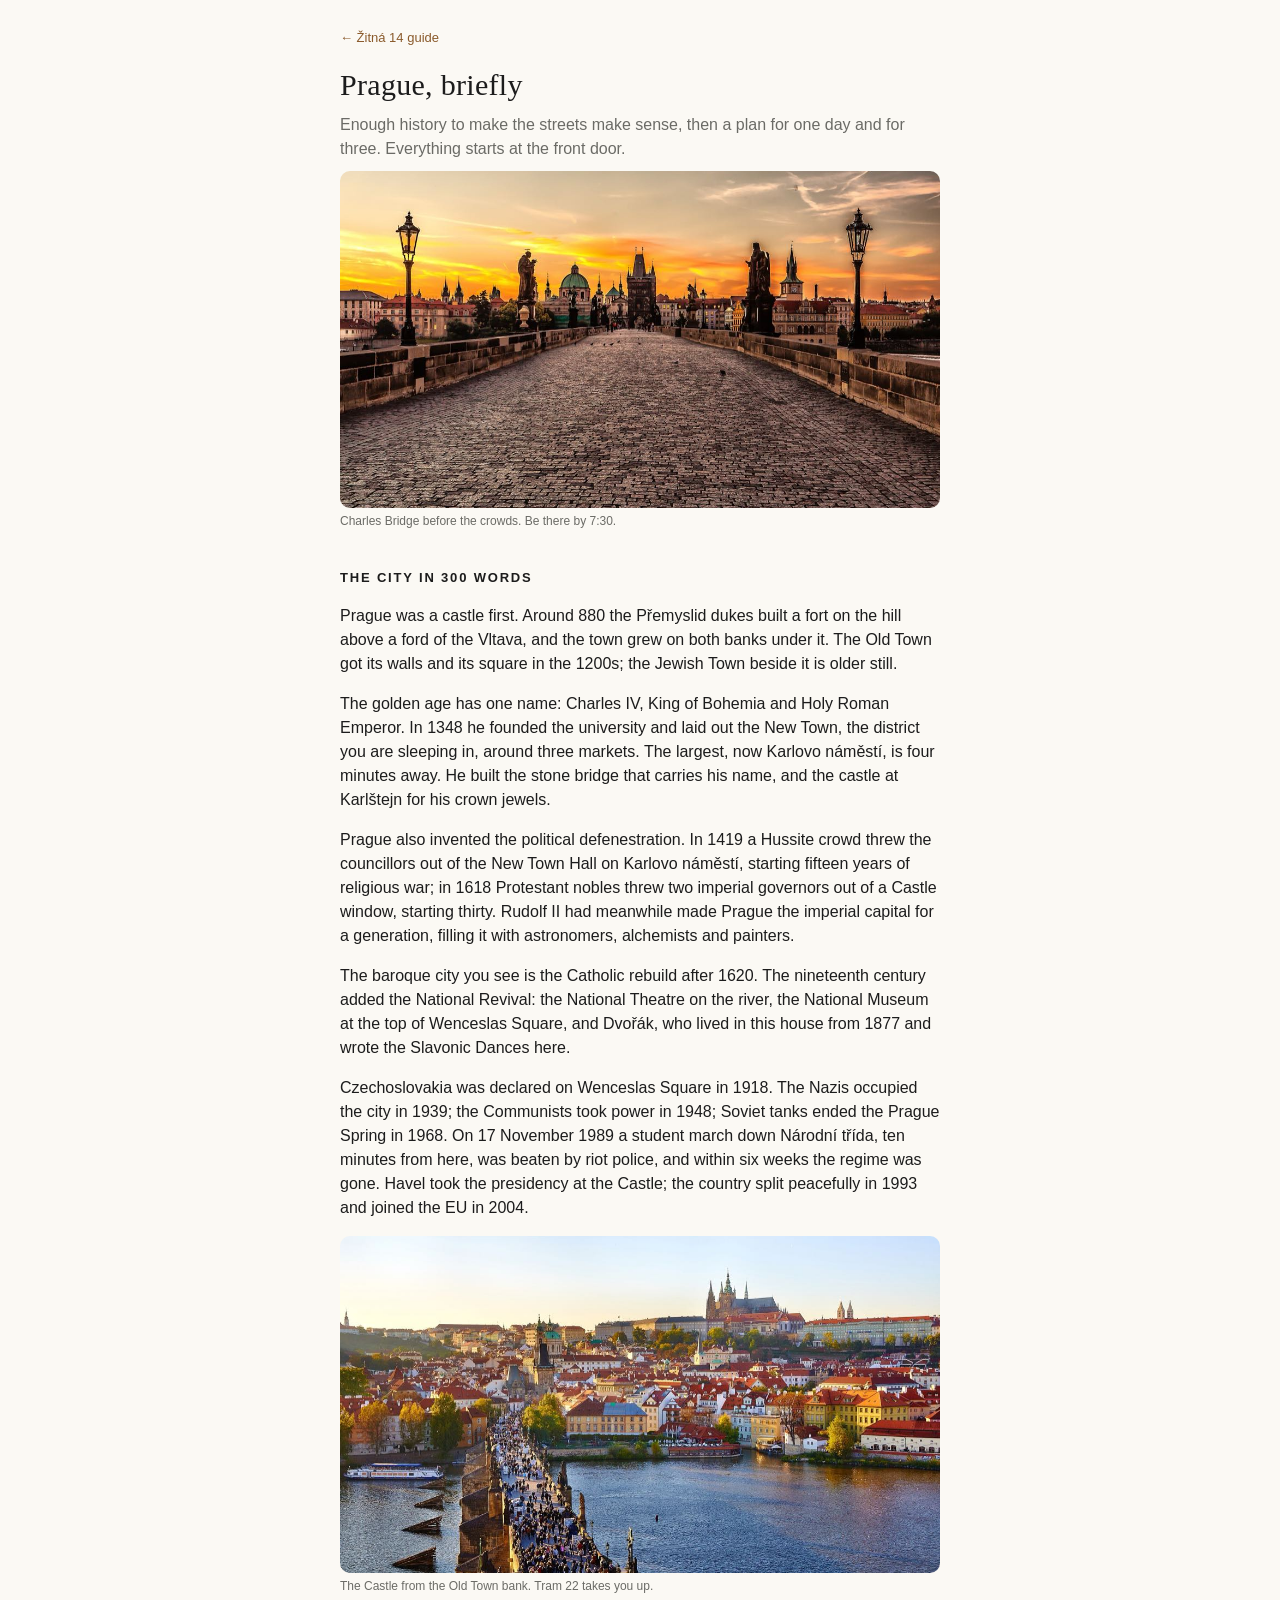
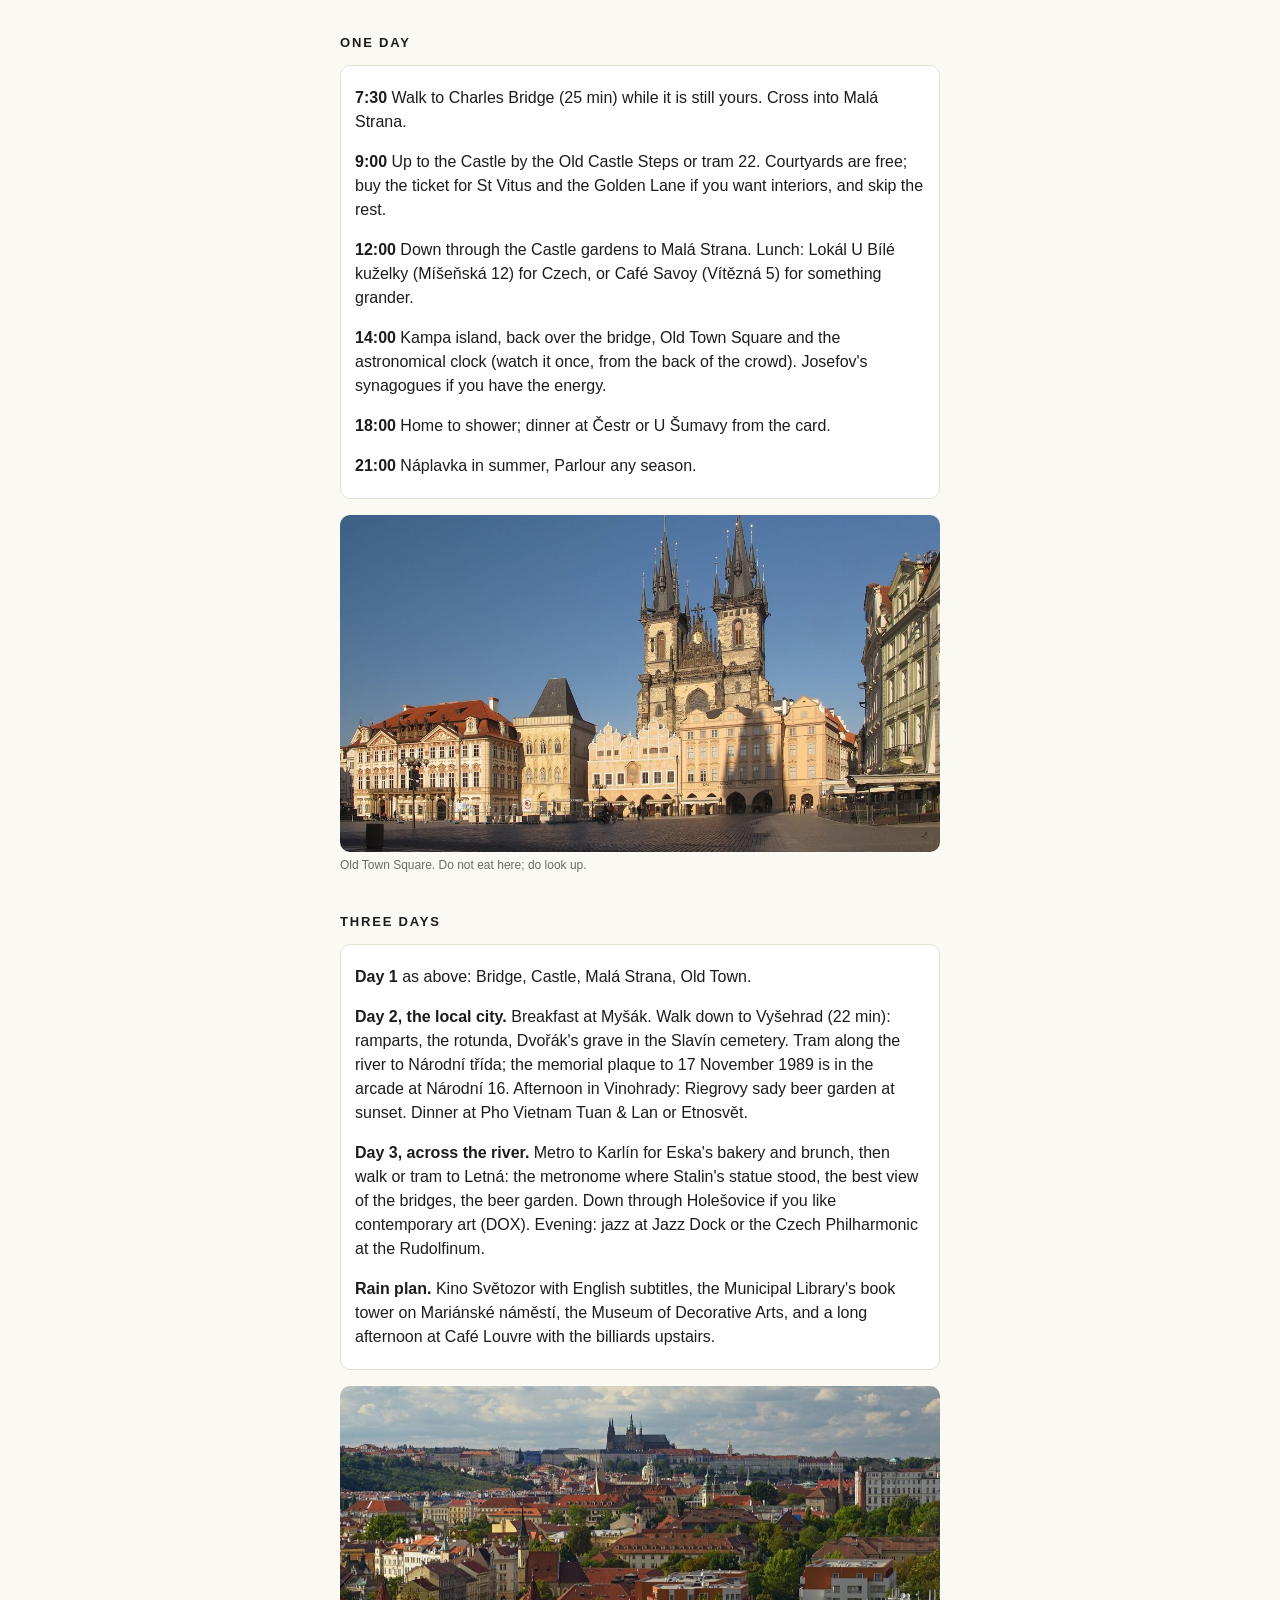
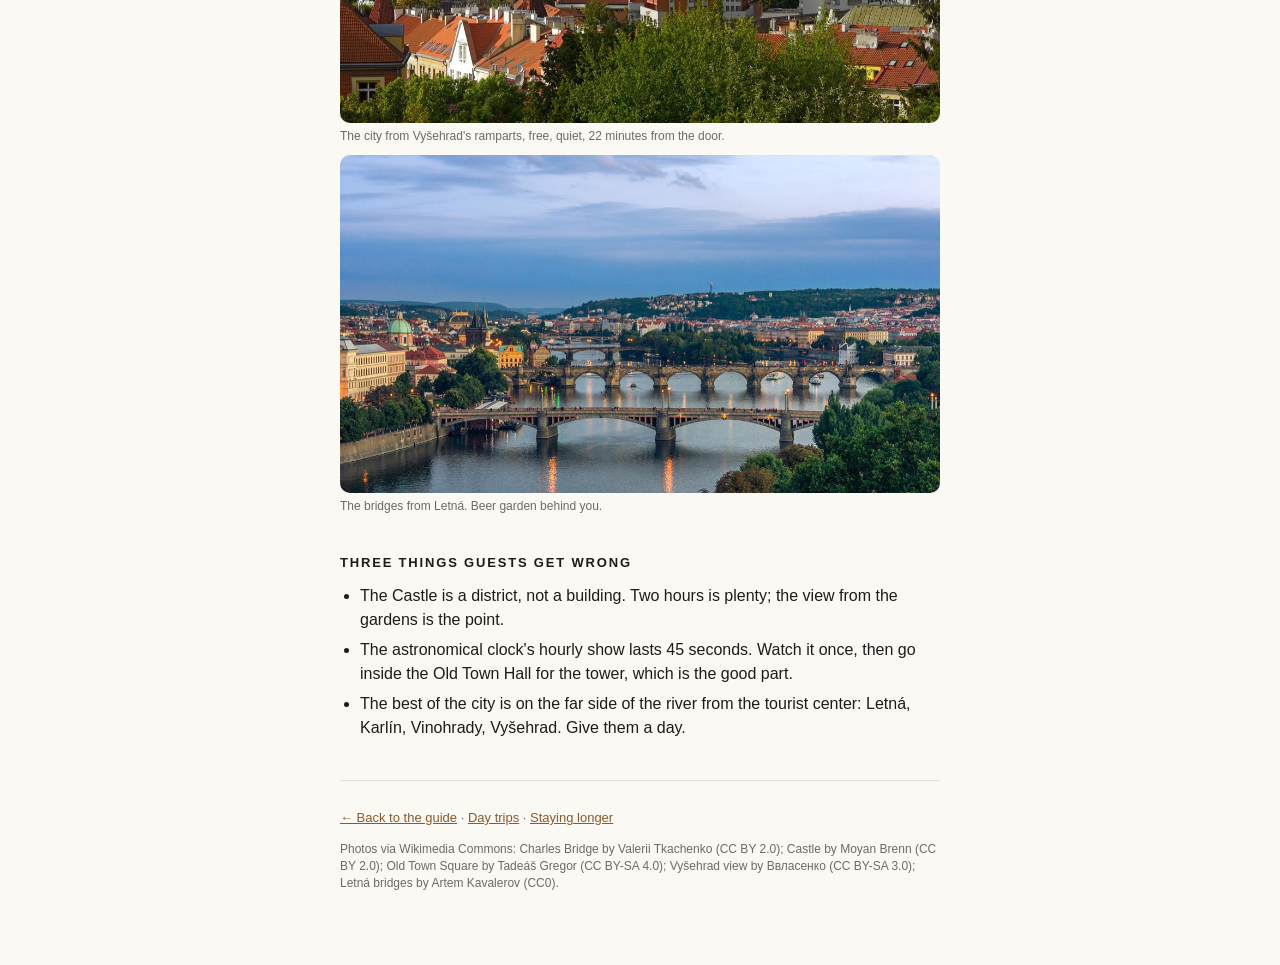
<file: prague/index.html>
<!DOCTYPE html>
<html lang="en">
<head>
<meta charset="utf-8">
<meta name="viewport" content="width=device-width, initial-scale=1">
<title>Prague, briefly · Žitná 14</title>
<meta name="description" content="Prague in 300 words, then one day and three days on foot from Žitná 14.">
<meta name="robots" content="noindex">
<link rel="stylesheet" href="/style.css">
</head>
<body>
<main>
<header>
  <p class="crumb"><a href="/">← Žitná 14 guide</a></p>
  <h1>Prague, briefly</h1>
  <p>Enough history to make the streets make sense, then a plan for one day and for three. Everything starts at the front door.</p>
</header>

<figure><img src="/img/charles_bridge.jpg" alt="Charles Bridge at sunrise" loading="eager"><figcaption>Charles Bridge before the crowds. Be there by 7:30.</figcaption></figure>

<h2>The city in 300 words</h2>
<p>Prague was a castle first. Around 880 the Přemyslid dukes built a fort on the hill above a ford of the Vltava, and the town grew on both banks under it. The Old Town got its walls and its square in the 1200s; the Jewish Town beside it is older still.</p>
<p>The golden age has one name: Charles IV, King of Bohemia and Holy Roman Emperor. In 1348 he founded the university and laid out the New Town, the district you are sleeping in, around three markets. The largest, now Karlovo náměstí, is four minutes away. He built the stone bridge that carries his name, and the castle at Karlštejn for his crown jewels.</p>
<p>Prague also invented the political defenestration. In 1419 a Hussite crowd threw the councillors out of the New Town Hall on Karlovo náměstí, starting fifteen years of religious war; in 1618 Protestant nobles threw two imperial governors out of a Castle window, starting thirty. Rudolf II had meanwhile made Prague the imperial capital for a generation, filling it with astronomers, alchemists and painters.</p>
<p>The baroque city you see is the Catholic rebuild after 1620. The nineteenth century added the National Revival: the National Theatre on the river, the National Museum at the top of Wenceslas Square, and Dvořák, who lived in this house from 1877 and wrote the Slavonic Dances here.</p>
<p>Czechoslovakia was declared on Wenceslas Square in 1918. The Nazis occupied the city in 1939; the Communists took power in 1948; Soviet tanks ended the Prague Spring in 1968. On 17 November 1989 a student march down Národní třída, ten minutes from here, was beaten by riot police, and within six weeks the regime was gone. Havel took the presidency at the Castle; the country split peacefully in 1993 and joined the EU in 2004.</p>

<figure><img src="/img/castle_river.jpg" alt="Prague Castle and Charles Bridge across the Vltava" loading="lazy"><figcaption>The Castle from the Old Town bank. Tram 22 takes you up.</figcaption></figure>

<h2>One day</h2>
<div class="plan">
<p><b>7:30</b> Walk to Charles Bridge (25 min) while it is still yours. Cross into Malá Strana.</p>
<p><b>9:00</b> Up to the Castle by the Old Castle Steps or tram 22. Courtyards are free; buy the ticket for St Vitus and the Golden Lane if you want interiors, and skip the rest.</p>
<p><b>12:00</b> Down through the Castle gardens to Malá Strana. Lunch: Lokál U Bílé kuželky (Míšeňská 12) for Czech, or Café Savoy (Vítězná 5) for something grander.</p>
<p><b>14:00</b> Kampa island, back over the bridge, Old Town Square and the astronomical clock (watch it once, from the back of the crowd). Josefov's synagogues if you have the energy.</p>
<p><b>18:00</b> Home to shower; dinner at Čestr or U Šumavy from the card.</p>
<p><b>21:00</b> Náplavka in summer, Parlour any season.</p>
</div>

<figure><img src="/img/old_town_square.jpg" alt="Old Town Square with the Týn church" loading="lazy"><figcaption>Old Town Square. Do not eat here; do look up.</figcaption></figure>

<h2>Three days</h2>
<div class="plan">
<p><b>Day 1</b> as above: Bridge, Castle, Malá Strana, Old Town.</p>
<p><b>Day 2, the local city.</b> Breakfast at Myšák. Walk down to Vyšehrad (22 min): ramparts, the rotunda, Dvořák's grave in the Slavín cemetery. Tram along the river to Národní třída; the memorial plaque to 17 November 1989 is in the arcade at Národní 16. Afternoon in Vinohrady: Riegrovy sady beer garden at sunset. Dinner at Pho Vietnam Tuan &amp; Lan or Etnosvět.</p>
<p><b>Day 3, across the river.</b> Metro to Karlín for Eska's bakery and brunch, then walk or tram to Letná: the metronome where Stalin's statue stood, the best view of the bridges, the beer garden. Down through Holešovice if you like contemporary art (DOX). Evening: jazz at Jazz Dock or the Czech Philharmonic at the Rudolfinum.</p>
<p><b>Rain plan.</b> Kino Světozor with English subtitles, the Municipal Library's book tower on Mariánské náměstí, the Museum of Decorative Arts, and a long afternoon at Café Louvre with the billiards upstairs.</p>
</div>

<figure><img src="/img/vysehrad.jpg" alt="View of Prague and St Vitus Cathedral from Vyšehrad" loading="lazy"><figcaption>The city from Vyšehrad's ramparts, free, quiet, 22 minutes from the door.</figcaption></figure>
<figure><img src="/img/letna.jpg" alt="The Vltava bridges seen from Letná at dusk" loading="lazy"><figcaption>The bridges from Letná. Beer garden behind you.</figcaption></figure>

<h2>Three things guests get wrong</h2>
<ul>
  <li>The Castle is a district, not a building. Two hours is plenty; the view from the gardens is the point.</li>
  <li>The astronomical clock's hourly show lasts 45 seconds. Watch it once, then go inside the Old Town Hall for the tower, which is the good part.</li>
  <li>The best of the city is on the far side of the river from the tourist center: Letná, Karlín, Vinohrady, Vyšehrad. Give them a day.</li>
</ul>

<footer>
  <p><a href="/">← Back to the guide</a> · <a href="/trips/">Day trips</a> · <a href="/longer/">Staying longer</a></p>
  <p class="credits">Photos via Wikimedia Commons: Charles Bridge by Valerii Tkachenko (CC BY 2.0); Castle by Moyan Brenn (CC BY 2.0); Old Town Square by Tadeáš Gregor (CC BY-SA 4.0); Vyšehrad view by Ввласенко (CC BY-SA 3.0); Letná bridges by Artem Kavalerov (CC0).</p>
</footer>
</main>
</body>
</html>
</file>
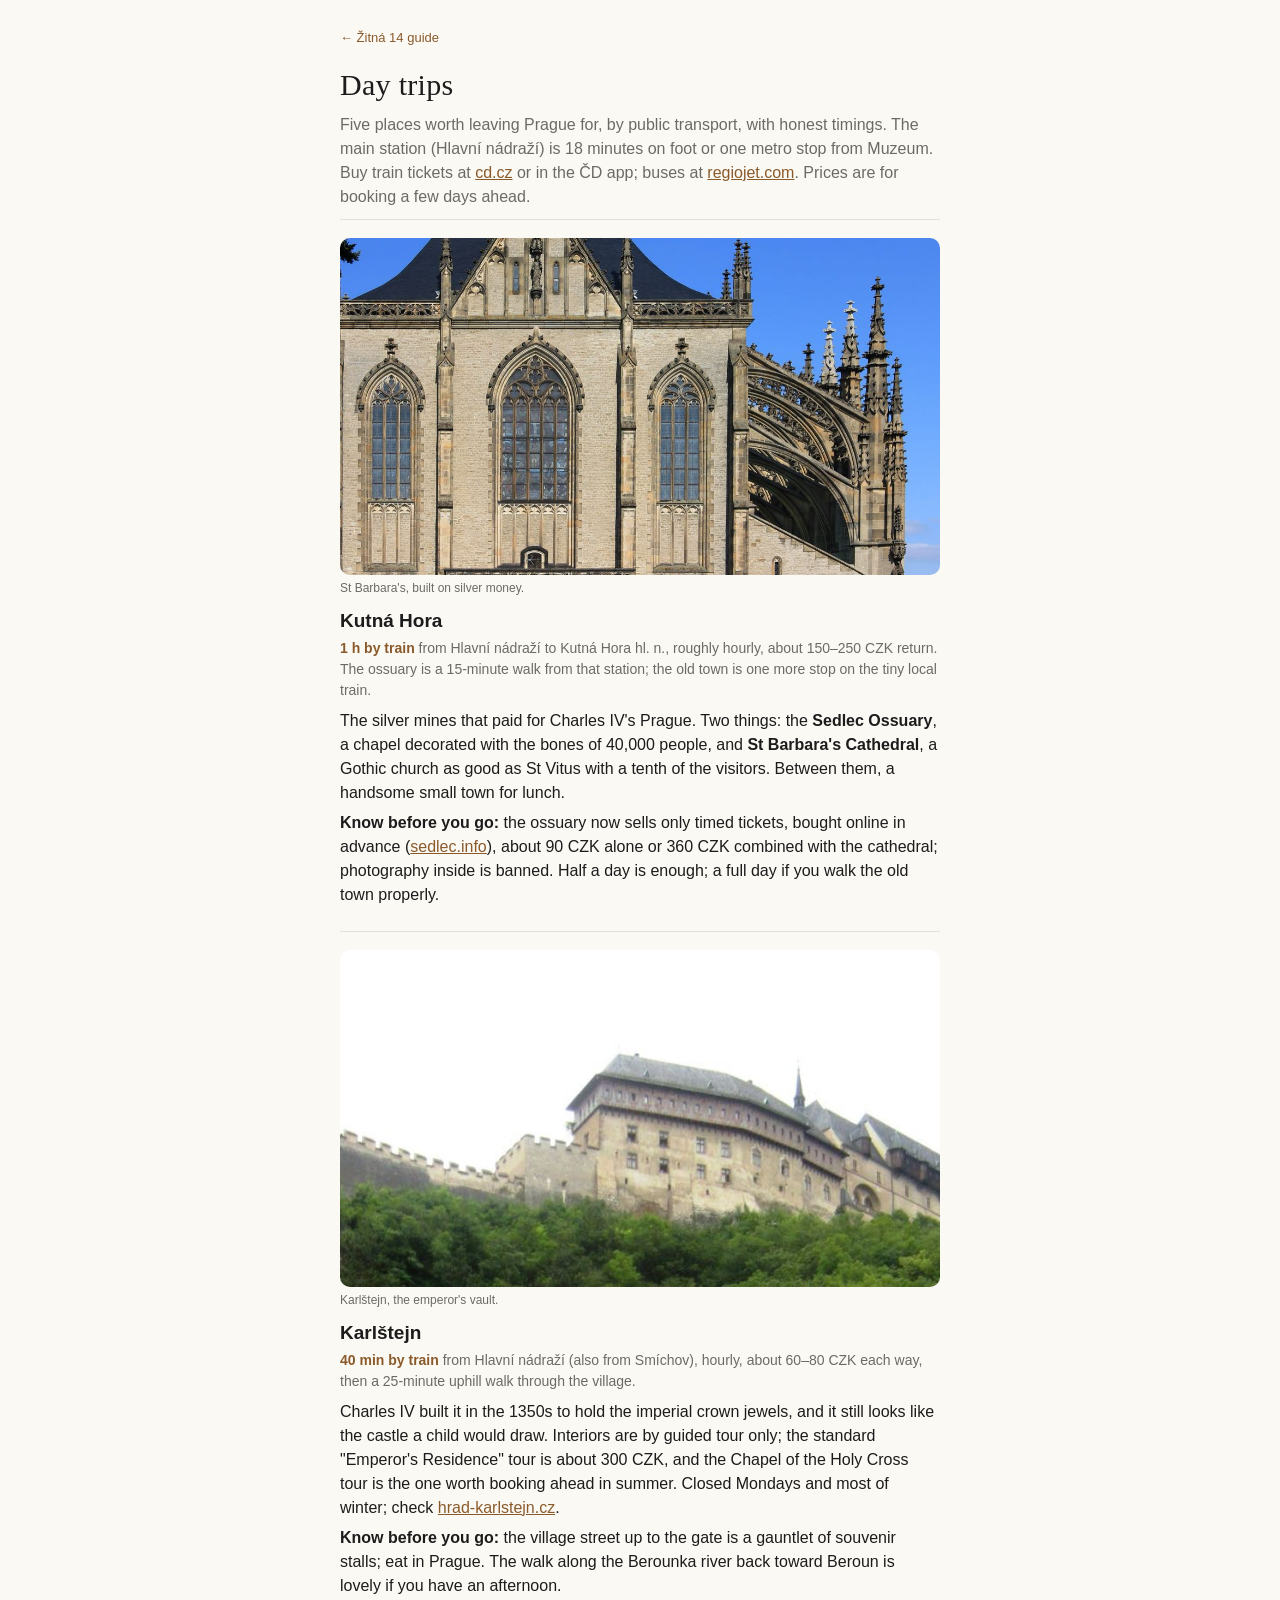
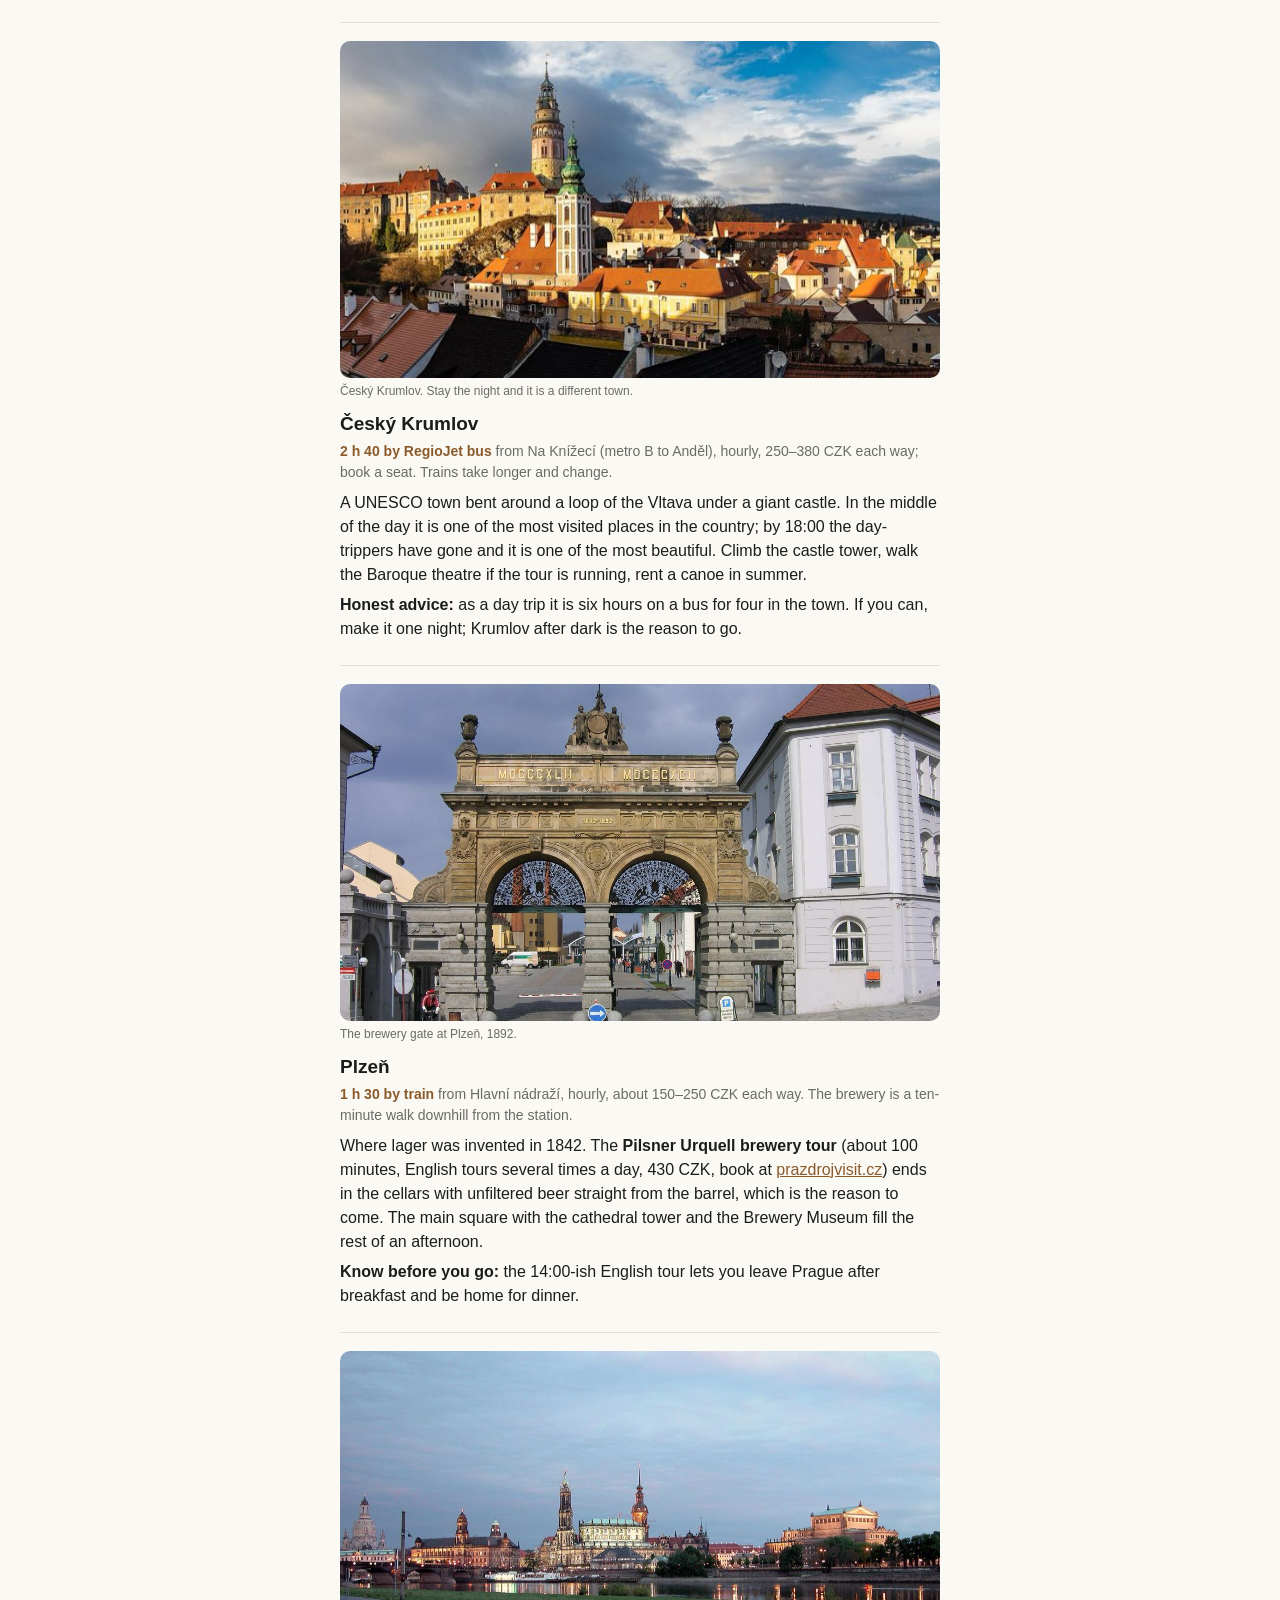
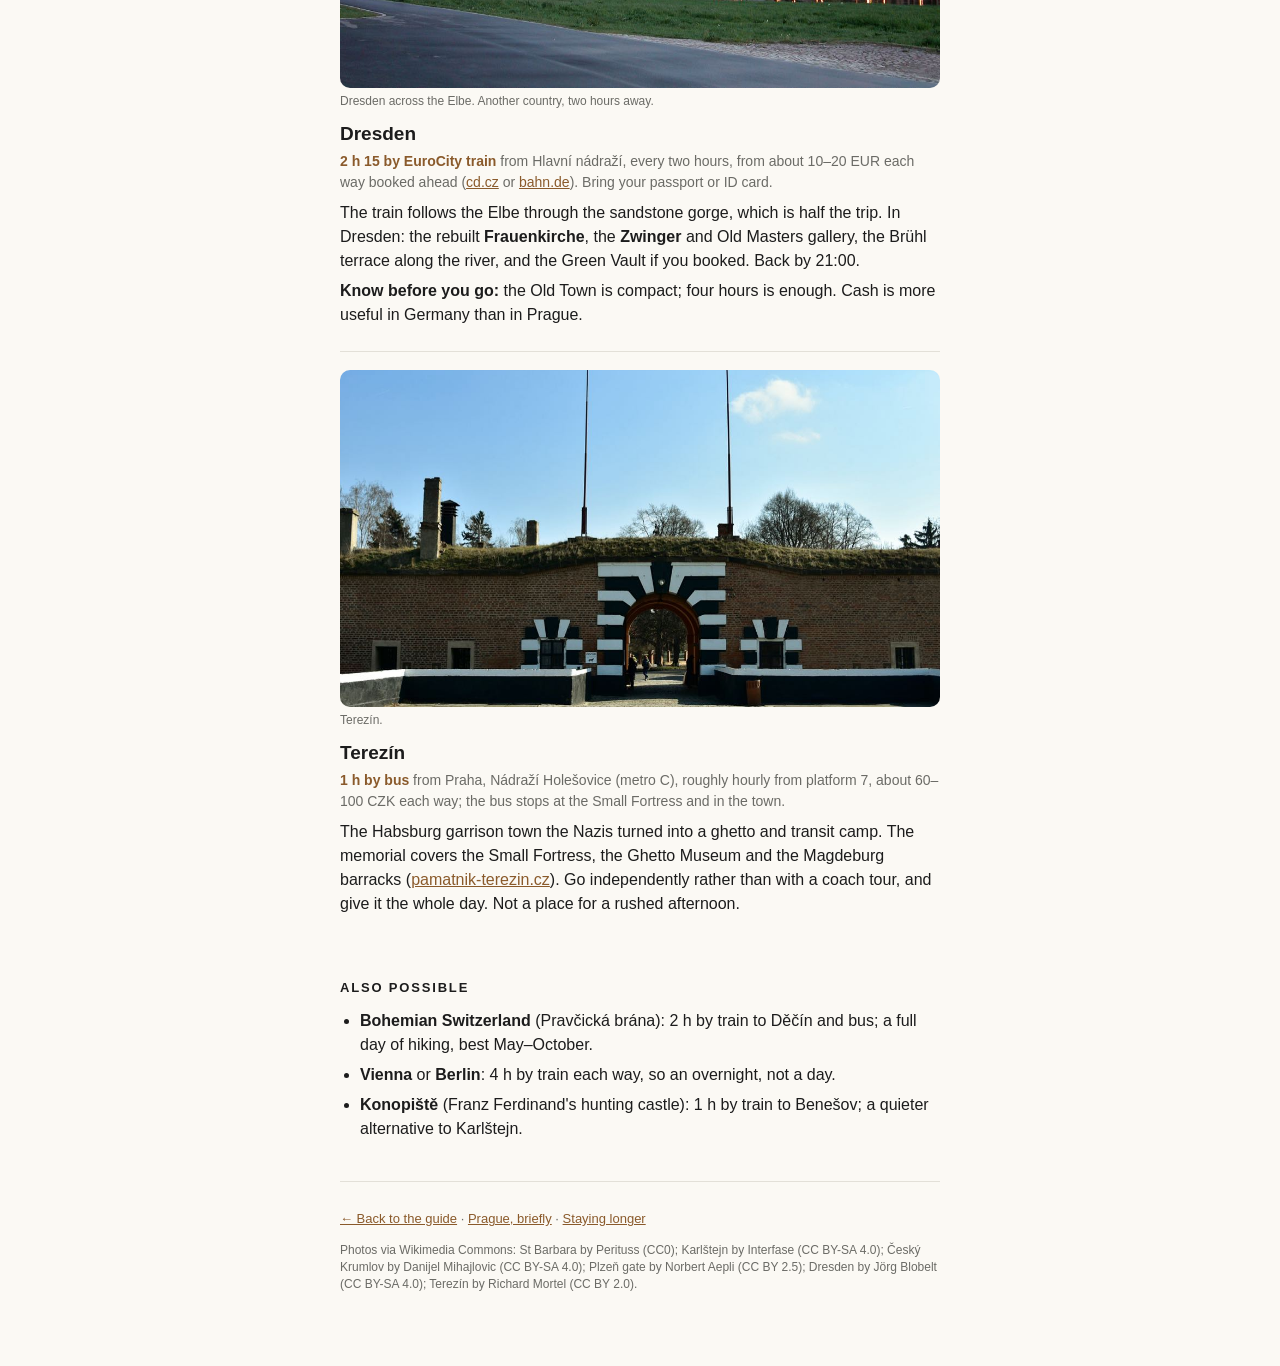
<file: trips/index.html>
<!DOCTYPE html>
<html lang="en">
<head>
<meta charset="utf-8">
<meta name="viewport" content="width=device-width, initial-scale=1">
<title>Day trips · Žitná 14</title>
<meta name="description" content="Five day trips from Prague worth the train, with exact connections from Žitná 14.">
<meta name="robots" content="noindex">
<link rel="stylesheet" href="/style.css">
</head>
<body>
<main>
<header>
  <p class="crumb"><a href="/">← Žitná 14 guide</a></p>
  <h1>Day trips</h1>
  <p>Five places worth leaving Prague for, by public transport, with honest timings. The main station (Hlavní nádraží) is 18 minutes on foot or one metro stop from Muzeum. Buy train tickets at <a href="https://www.cd.cz/en/">cd.cz</a> or in the ČD app; buses at <a href="https://regiojet.com">regiojet.com</a>. Prices are for booking a few days ahead.</p>
</header>

<div class="trip">
  <figure><img src="/img/kutna_hora.jpg" alt="St Barbara's Cathedral, Kutná Hora" loading="eager"><figcaption>St Barbara's, built on silver money.</figcaption></figure>
  <h3>Kutná Hora</h3>
  <p class="how"><b>1 h by train</b> from Hlavní nádraží to Kutná Hora hl. n., roughly hourly, about 150–250 CZK return. The ossuary is a 15-minute walk from that station; the old town is one more stop on the tiny local train.</p>
  <p>The silver mines that paid for Charles IV's Prague. Two things: the <b>Sedlec Ossuary</b>, a chapel decorated with the bones of 40,000 people, and <b>St Barbara's Cathedral</b>, a Gothic church as good as St Vitus with a tenth of the visitors. Between them, a handsome small town for lunch.</p>
  <p><b>Know before you go:</b> the ossuary now sells only timed tickets, bought online in advance (<a href="https://www.sedlec.info/en/">sedlec.info</a>), about 90 CZK alone or 360 CZK combined with the cathedral; photography inside is banned. Half a day is enough; a full day if you walk the old town properly.</p>
</div>

<div class="trip">
  <figure><img src="/img/karlstejn.jpg" alt="Karlštejn Castle" loading="lazy"><figcaption>Karlštejn, the emperor's vault.</figcaption></figure>
  <h3>Karlštejn</h3>
  <p class="how"><b>40 min by train</b> from Hlavní nádraží (also from Smíchov), hourly, about 60–80 CZK each way, then a 25-minute uphill walk through the village.</p>
  <p>Charles IV built it in the 1350s to hold the imperial crown jewels, and it still looks like the castle a child would draw. Interiors are by guided tour only; the standard "Emperor's Residence" tour is about 300 CZK, and the Chapel of the Holy Cross tour is the one worth booking ahead in summer. Closed Mondays and most of winter; check <a href="https://www.hrad-karlstejn.cz/en">hrad-karlstejn.cz</a>.</p>
  <p><b>Know before you go:</b> the village street up to the gate is a gauntlet of souvenir stalls; eat in Prague. The walk along the Berounka river back toward Beroun is lovely if you have an afternoon.</p>
</div>

<div class="trip">
  <figure><img src="/img/cesky_krumlov.jpg" alt="Český Krumlov at sunset" loading="lazy"><figcaption>Český Krumlov. Stay the night and it is a different town.</figcaption></figure>
  <h3>Český Krumlov</h3>
  <p class="how"><b>2 h 40 by RegioJet bus</b> from Na Knížecí (metro B to Anděl), hourly, 250–380 CZK each way; book a seat. Trains take longer and change.</p>
  <p>A UNESCO town bent around a loop of the Vltava under a giant castle. In the middle of the day it is one of the most visited places in the country; by 18:00 the day-trippers have gone and it is one of the most beautiful. Climb the castle tower, walk the Baroque theatre if the tour is running, rent a canoe in summer.</p>
  <p><b>Honest advice:</b> as a day trip it is six hours on a bus for four in the town. If you can, make it one night; Krumlov after dark is the reason to go.</p>
</div>

<div class="trip">
  <figure><img src="/img/plzen.jpg" alt="The Jubilee Gate of the Pilsner Urquell brewery" loading="lazy"><figcaption>The brewery gate at Plzeň, 1892.</figcaption></figure>
  <h3>Plzeň</h3>
  <p class="how"><b>1 h 30 by train</b> from Hlavní nádraží, hourly, about 150–250 CZK each way. The brewery is a ten-minute walk downhill from the station.</p>
  <p>Where lager was invented in 1842. The <b>Pilsner Urquell brewery tour</b> (about 100 minutes, English tours several times a day, 430 CZK, book at <a href="https://www.prazdrojvisit.cz/en/">prazdrojvisit.cz</a>) ends in the cellars with unfiltered beer straight from the barrel, which is the reason to come. The main square with the cathedral tower and the Brewery Museum fill the rest of an afternoon.</p>
  <p><b>Know before you go:</b> the 14:00-ish English tour lets you leave Prague after breakfast and be home for dinner.</p>
</div>

<div class="trip">
  <figure><img src="/img/dresden.jpg" alt="Dresden skyline across the Elbe" loading="lazy"><figcaption>Dresden across the Elbe. Another country, two hours away.</figcaption></figure>
  <h3>Dresden</h3>
  <p class="how"><b>2 h 15 by EuroCity train</b> from Hlavní nádraží, every two hours, from about 10–20 EUR each way booked ahead (<a href="https://www.cd.cz/en/">cd.cz</a> or <a href="https://www.bahn.de/en">bahn.de</a>). Bring your passport or ID card.</p>
  <p>The train follows the Elbe through the sandstone gorge, which is half the trip. In Dresden: the rebuilt <b>Frauenkirche</b>, the <b>Zwinger</b> and Old Masters gallery, the Brühl terrace along the river, and the Green Vault if you booked. Back by 21:00.</p>
  <p><b>Know before you go:</b> the Old Town is compact; four hours is enough. Cash is more useful in Germany than in Prague.</p>
</div>

<div class="trip">
  <figure><img src="/img/terezin.jpg" alt="Terezín Small Fortress" loading="lazy"><figcaption>Terezín.</figcaption></figure>
  <h3>Terezín</h3>
  <p class="how"><b>1 h by bus</b> from Praha, Nádraží Holešovice (metro C), roughly hourly from platform 7, about 60–100 CZK each way; the bus stops at the Small Fortress and in the town.</p>
  <p>The Habsburg garrison town the Nazis turned into a ghetto and transit camp. The memorial covers the Small Fortress, the Ghetto Museum and the Magdeburg barracks (<a href="https://www.pamatnik-terezin.cz/?lang=en">pamatnik-terezin.cz</a>). Go independently rather than with a coach tour, and give it the whole day. Not a place for a rushed afternoon.</p>
</div>

<h2>Also possible</h2>
<ul>
  <li><b>Bohemian Switzerland</b> (Pravčická brána): 2 h by train to Děčín and bus; a full day of hiking, best May–October.</li>
  <li><b>Vienna</b> or <b>Berlin</b>: 4 h by train each way, so an overnight, not a day.</li>
  <li><b>Konopiště</b> (Franz Ferdinand's hunting castle): 1 h by train to Benešov; a quieter alternative to Karlštejn.</li>
</ul>

<footer>
  <p><a href="/">← Back to the guide</a> · <a href="/prague/">Prague, briefly</a> · <a href="/longer/">Staying longer</a></p>
  <p class="credits">Photos via Wikimedia Commons: St Barbara by Perituss (CC0); Karlštejn by Interfase (CC BY-SA 4.0); Český Krumlov by Danijel Mihajlovic (CC BY-SA 4.0); Plzeň gate by Norbert Aepli (CC BY 2.5); Dresden by Jörg Blobelt (CC BY-SA 4.0); Terezín by Richard Mortel (CC BY 2.0).</p>
</footer>
</main>
</body>
</html>
</file>
<file: style.css>
:root{ --ink:#1c1c1c; --muted:#6b6b66; --hair:#e3e0d8; --paper:#fbf9f4; --accent:#8a5a2b; --card:#ffffff; }

  *{ box-sizing:border-box; }
  html{ -webkit-text-size-adjust:100%; }
  body{ margin:0; background:var(--paper); color:var(--ink); font:16px/1.5 -apple-system,BlinkMacSystemFont,"Inter","Segoe UI",Roboto,Helvetica,Arial,sans-serif; }
  main{ max-width:640px; margin:0 auto; padding:28px 20px 60px; }
  header h1{ font-family:"Iowan Old Style","Palatino Linotype",Georgia,serif; font-weight:500; font-size:30px; letter-spacing:.01em; margin:0 0 6px; }
  header p{ color:var(--muted); margin:0 0 10px; }
  .key{ font-size:13px; color:var(--muted); border-top:1px solid var(--hair); border-bottom:1px solid var(--hair); padding:8px 0; margin:14px 0 18px; }
  nav{ display:flex; flex-wrap:wrap; gap:6px 8px; margin:0 0 22px; }
  nav a{ font-size:13px; color:var(--ink); text-decoration:none; border:1px solid var(--hair); border-radius:999px; padding:5px 11px; background:var(--card); }
  h2{ font-size:13px; letter-spacing:.14em; text-transform:uppercase; font-weight:600; margin:34px 0 12px; padding-top:4px; }
  h3{ font-size:14px; font-weight:600; color:var(--muted); margin:18px 0 8px; }
  .p{ padding:12px 0; border-top:1px solid var(--hair); }
  .p:last-of-type{ border-bottom:1px solid var(--hair); }
  .p .t{ display:flex; justify-content:space-between; gap:12px; align-items:baseline; }
  .p .n{ font-weight:600; font-size:17px; }
  .p .m{ color:var(--accent); font-weight:600; white-space:nowrap; font-size:15px; }
  .p .a{ color:var(--muted); font-size:14px; margin:1px 0 4px; }
  .p .d{ margin:0; }
  .p .f{ font-size:13.5px; color:var(--muted); margin-top:4px; display:flex; flex-wrap:wrap; gap:4px 14px; }
  .p .f a{ color:var(--accent); font-weight:600; text-decoration:none; }
  .p .f a:hover{ text-decoration:underline; }
  .p .f .r{ color:var(--ink); }
  ul{ padding-left:20px; margin:8px 0; } li{ margin:6px 0; }
  a{ color:var(--accent); }
  .note{ background:var(--card); border:1px solid var(--hair); border-radius:10px; padding:12px 14px; margin:12px 0; }
  table{ border-collapse:collapse; width:100%; font-size:14.5px; } td,th{ padding:6px 8px; border-bottom:1px solid var(--hair); text-align:left; } th{ font-weight:600; }
  footer{ margin-top:40px; color:var(--muted); font-size:13px; border-top:1px solid var(--hair); padding-top:14px; }

  /* shared additions for subpages */
  .deeper{ display:grid; grid-template-columns:repeat(3,1fr); gap:8px; margin:0 0 24px; }
  .deeper a{ display:block; text-decoration:none; color:var(--ink); background:var(--card); border:1px solid var(--hair); border-radius:10px; padding:10px 12px; }
  .deeper a b{ display:block; font-size:14px; }
  .deeper a span{ display:block; font-size:12.5px; color:var(--muted); margin-top:2px; }
  @media (max-width:420px){ .deeper{ grid-template-columns:1fr; } }
  .crumb{ font-size:13px; color:var(--muted); margin:0 0 14px; } .crumb a{ color:var(--accent); text-decoration:none; }
  figure{ margin:0 0 10px; } figure img{ width:100%; height:auto; aspect-ratio:16/9; object-fit:cover; border-radius:10px; display:block; background:var(--hair); }
  figure figcaption{ font-size:12px; color:var(--muted); margin-top:4px; }
  .trip{ padding:18px 0; border-top:1px solid var(--hair); }
  .trip h3{ font-size:19px; font-weight:600; color:var(--ink); margin:10px 0 2px; }
  .trip .how{ font-size:14px; color:var(--muted); margin:0 0 8px; }
  .trip .how b{ color:var(--accent); }
  .trip p{ margin:6px 0; }
  .plan{ background:var(--card); border:1px solid var(--hair); border-radius:10px; padding:4px 14px; margin:10px 0 16px; }
  .credits{ font-size:12px; color:var(--muted); line-height:1.45; }
</file>
